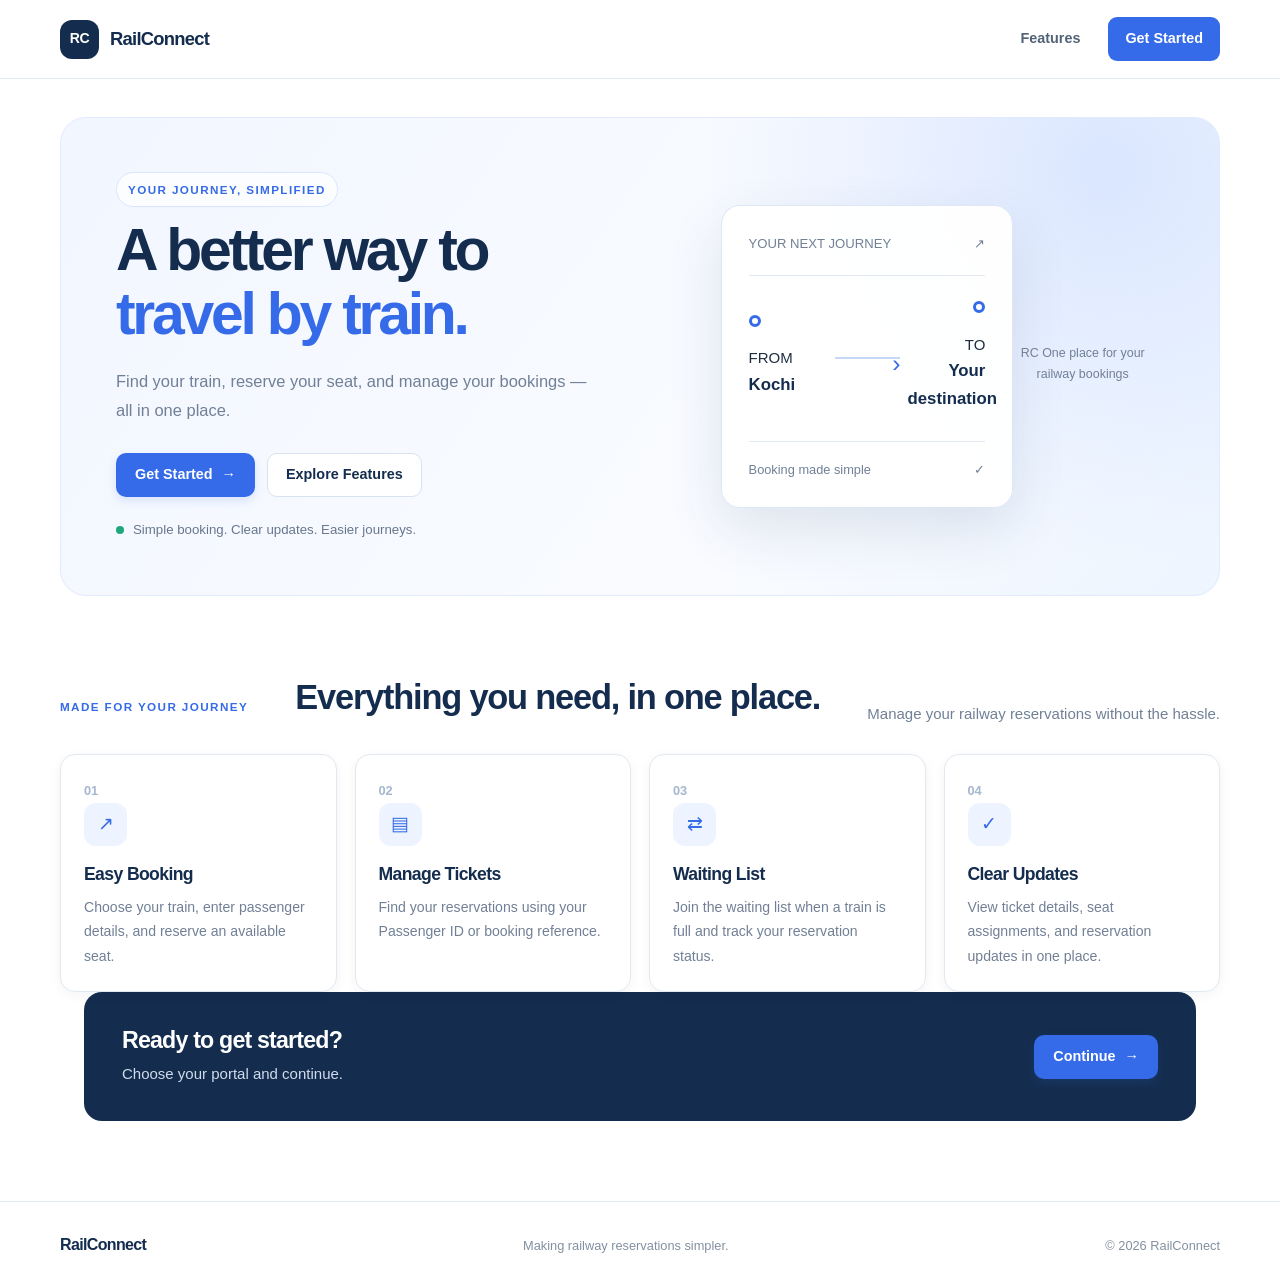
<file: index.html>
<!DOCTYPE html>
<html lang="en">
<head>
    <meta charset="UTF-8">
    <meta name="viewport" content="width=device-width, initial-scale=1.0">

    <title>RailConnect | Railway Reservation</title>

    <link rel="stylesheet" href="style.css">
</head>

<body class="landing-page">

    <header class="site-header">
        <div class="header-inner">
            <a href="index.html" class="site-logo">
                <span class="logo-mark">RC</span>
                <span>RailConnect</span>
            </a>

            <nav class="main-navigation">
                <a href="#features">Features</a>
                <a href="role-selection.html" class="nav-cta">
                    Get Started
                </a>
            </nav>
        </div>
    </header>

    <main>
        <section class="landing-hero">
            <div class="hero-content">
                <span class="eyebrow">YOUR JOURNEY, SIMPLIFIED</span>

                <h1>
                    A better way to<br>
                    <span>travel by train.</span>
                </h1>

                <p>
                    Find your train, reserve your seat, and manage
                    your bookings — all in one place.
                </p>

                <div class="hero-actions">
                    <a href="role-selection.html" class="button button-primary">
                        Get Started
                        <span aria-hidden="true">&rarr;</span>
                    </a>

                    <a href="#features" class="button button-secondary">
                        Explore Features
                    </a>
                </div>

                <div class="hero-note">
                    <span class="status-dot"></span>
                    Simple booking. Clear updates. Easier journeys.
                </div>
            </div>

            <div class="hero-visual" aria-hidden="true">
                <div class="journey-card">
                    <div class="journey-card-top">
                        <span class="journey-label">YOUR NEXT JOURNEY</span>
                        <span class="journey-icon">↗</span>
                    </div>

                    <div class="journey-route">
                        <div class="station">
                            <span class="station-dot"></span>
                            <div>
                                <span class="station-caption">FROM</span>
                                <strong>Kochi</strong>
                            </div>
                        </div>

                        <div class="route-line">
                            <span class="route-line-center"></span>
                        </div>

                        <div class="station">
                            <span class="station-dot station-dot-end"></span>
                            <div>
                                <span class="station-caption">TO</span>
                                <strong>Your destination</strong>
                            </div>
                        </div>
                    </div>

                    <div class="journey-card-footer">
                        <span>Booking made simple</span>
                        <span class="journey-check">✓</span>
                    </div>
                </div>

                <div class="hero-caption">
                    <span class="caption-mark">RC</span>
                    <span>One place for your railway bookings</span>
                </div>
            </div>
        </section>

        <section class="features-section" id="features">
            <div class="section-heading">
                <span class="eyebrow">MADE FOR YOUR JOURNEY</span>
                <h2>Everything you need, in one place.</h2>
                <p>
                    Manage your railway reservations without the hassle.
                </p>
            </div>

            <div class="features-grid">
                <article class="feature-card">
                    <span class="feature-number">01</span>
                    <div class="feature-icon">↗</div>
                    <h3>Easy Booking</h3>
                    <p>
                        Choose your train, enter passenger details,
                        and reserve an available seat.
                    </p>
                </article>

                <article class="feature-card">
                    <span class="feature-number">02</span>
                    <div class="feature-icon">▤</div>
                    <h3>Manage Tickets</h3>
                    <p>
                        Find your reservations using your Passenger ID
                        or booking reference.
                    </p>
                </article>

                <article class="feature-card">
                    <span class="feature-number">03</span>
                    <div class="feature-icon">⇄</div>
                    <h3>Waiting List</h3>
                    <p>
                        Join the waiting list when a train is full
                        and track your reservation status.
                    </p>
                </article>

                <article class="feature-card">
                    <span class="feature-number">04</span>
                    <div class="feature-icon">✓</div>
                    <h3>Clear Updates</h3>
                    <p>
                        View ticket details, seat assignments,
                        and reservation updates in one place.
                    </p>
                </article>
            </div>

            <div class="landing-bottom-cta">
                <div>
                    <h2>Ready to get started?</h2>
                    <p>Choose your portal and continue.</p>
                </div>

                <a href="role-selection.html" class="button button-primary">
                    Continue <span aria-hidden="true">&rarr;</span>
                </a>
            </div>
        </section>
    </main>

    <footer class="site-footer">
        <div class="footer-inner">
            <a href="index.html" class="footer-logo">RailConnect</a>
            <p>Making railway reservations simpler.</p>
            <span>&copy; 2026 RailConnect</span>
        </div>
    </footer>

</body>
</html>
</file>
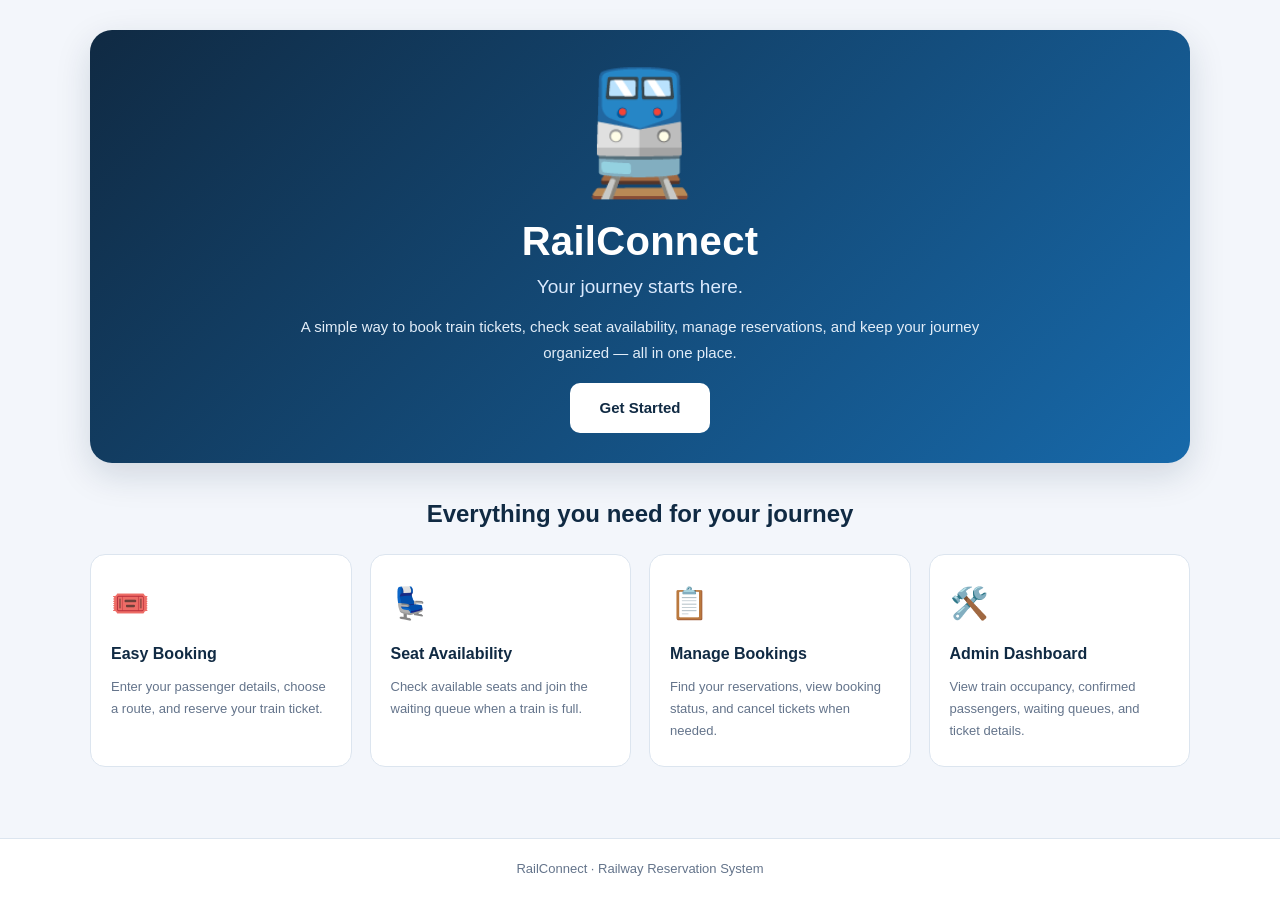
<file: public/index.html>
<!DOCTYPE html>
<html lang="en">
<head>
    <meta charset="UTF-8">
    <meta name="viewport" content="width=device-width, initial-scale=1.0">
    <title>RailConnect | Your Journey Starts Here</title>
    <link rel="stylesheet" href="style.css">

    <style>
        .landing-page {
            min-height: 100vh;
            display: flex;
            flex-direction: column;
            background: #f3f6fb;
        }

        /* Main content */

        .landing-main {
            width: 88%;
            max-width: 1100px;
            margin: 30px auto;
            flex: 1;
        }

        /* Compact blue hero block */

        .landing-hero {
            background: linear-gradient(135deg, #102a43, #1769aa);
            color: white;
            padding: 30px 35px;
            border-radius: 22px;
            text-align: center;
            box-shadow: 0 12px 35px rgba(16, 42, 67, 0.15);
        }

        /* Central train logo: size unchanged */

        .landing-hero .hero-icon {
            font-size: 120px;
            line-height: 1.2;
            margin-bottom: 12px;
        }

        /* Website name */

        .landing-hero h1 {
            font-size: clamp(30px, 4vw, 40px);
            line-height: 1.25;
            margin: 0 0 6px;
            font-weight: 750;
            letter-spacing: 0.3px;
        }

        .landing-hero h2 {
            font-size: 19px;
            font-weight: 500;
            color: #dbeafe;
            margin: 0 0 12px;
        }

        .landing-hero p {
            max-width: 680px;
            margin: 0 auto 18px;
            color: #e2edf8;
            font-size: 15px;
            line-height: 1.7;
        }

        /* Get Started button */

        .get-started {
            display: inline-flex;
            justify-content: center;
            align-items: center;
            background: white;
            color: #102a43;
            padding: 13px 30px;
            border-radius: 10px;
            font-size: 15px;
            font-weight: 700;
            text-decoration: none;
            transition: transform 0.2s, background 0.2s;
        }

        .get-started:hover {
            background: #eaf2ff;
            transform: translateY(-2px);
        }

        /* Features heading */

        .landing-section-title {
            text-align: center;
            color: #102a43;
            font-size: 24px;
            font-weight: 700;
            margin: 32px 0 20px;
        }

        /* Feature cards */

        .landing-features {
            display: grid;
            grid-template-columns: repeat(4, minmax(0, 1fr));
            gap: 18px;
        }

        .landing-feature {
            background: white;
            padding: 24px 20px;
            border: 1px solid #dce5ef;
            border-radius: 15px;
            transition: transform 0.2s, box-shadow 0.2s;
        }

        .landing-feature:hover {
            transform: translateY(-5px);
            box-shadow: 0 10px 25px rgba(16, 42, 67, 0.09);
        }

        .landing-feature .feature-icon {
            font-size: 31px;
            margin-bottom: 13px;
        }

        .landing-feature h3 {
            color: #102a43;
            font-size: 16px;
            margin: 0 0 9px;
        }

        .landing-feature p {
            color: #64748b;
            font-size: 13px;
            line-height: 1.7;
            margin: 0;
        }

        /* Footer */

        .landing-footer {
            text-align: center;
            padding: 20px;
            color: #64748b;
            font-size: 13px;
            border-top: 1px solid #dce5ef;
            background: #ffffff;
        }

        /* Tablet layout */

        @media (max-width: 850px) {
            .landing-features {
                grid-template-columns: repeat(2, minmax(0, 1fr));
            }
        }

        /* Mobile layout */

        @media (max-width: 520px) {
            .landing-main {
                width: 92%;
                margin: 24px auto;
            }

            .landing-hero {
                padding: 28px 22px;
                border-radius: 17px;
            }

            /* Logo remains large on mobile */

            .landing-hero .hero-icon {
                font-size: 95px;
                line-height: 1.2;
                margin-bottom: 10px;
            }

            .landing-hero h1 {
                font-size: 30px;
            }

            .landing-hero h2 {
                font-size: 17px;
            }

            .landing-hero p {
                font-size: 14px;
                line-height: 1.7;
                margin-bottom: 17px;
            }

            .landing-section-title {
                font-size: 21px;
                margin-top: 28px;
            }

            .landing-features {
                grid-template-columns: 1fr;
            }

            .landing-feature {
                padding: 21px;
            }
        }
    </style>
</head>

<body class="landing-page">

    <main class="landing-main">

        <section class="landing-hero">

            <div class="hero-icon" aria-hidden="true">🚆</div>

            <h1>RailConnect</h1>

            <h2>Your journey starts here.</h2>

            <p>
                A simple way to book train tickets, check seat availability,
                manage reservations, and keep your journey organized —
                all in one place.
            </p>

            <a href="role-selection.html" class="get-started">
                Get Started
            </a>

        </section>

        <h2 class="landing-section-title">
            Everything you need for your journey
        </h2>

        <section class="landing-features">

            <article class="landing-feature">
                <div class="feature-icon" aria-hidden="true">🎟️</div>
                <h3>Easy Booking</h3>
                <p>
                    Enter your passenger details, choose a route,
                    and reserve your train ticket.
                </p>
            </article>

            <article class="landing-feature">
                <div class="feature-icon" aria-hidden="true">💺</div>
                <h3>Seat Availability</h3>
                <p>
                    Check available seats and join the waiting
                    queue when a train is full.
                </p>
            </article>

            <article class="landing-feature">
                <div class="feature-icon" aria-hidden="true">📋</div>
                <h3>Manage Bookings</h3>
                <p>
                    Find your reservations, view booking status,
                    and cancel tickets when needed.
                </p>
            </article>

            <article class="landing-feature">
                <div class="feature-icon" aria-hidden="true">🛠️</div>
                <h3>Admin Dashboard</h3>
                <p>
                    View train occupancy, confirmed passengers,
                    waiting queues, and ticket details.
                </p>
            </article>

        </section>

    </main>

    <footer class="landing-footer">
        RailConnect · Railway Reservation System
    </footer>

</body>
</html>
</file>
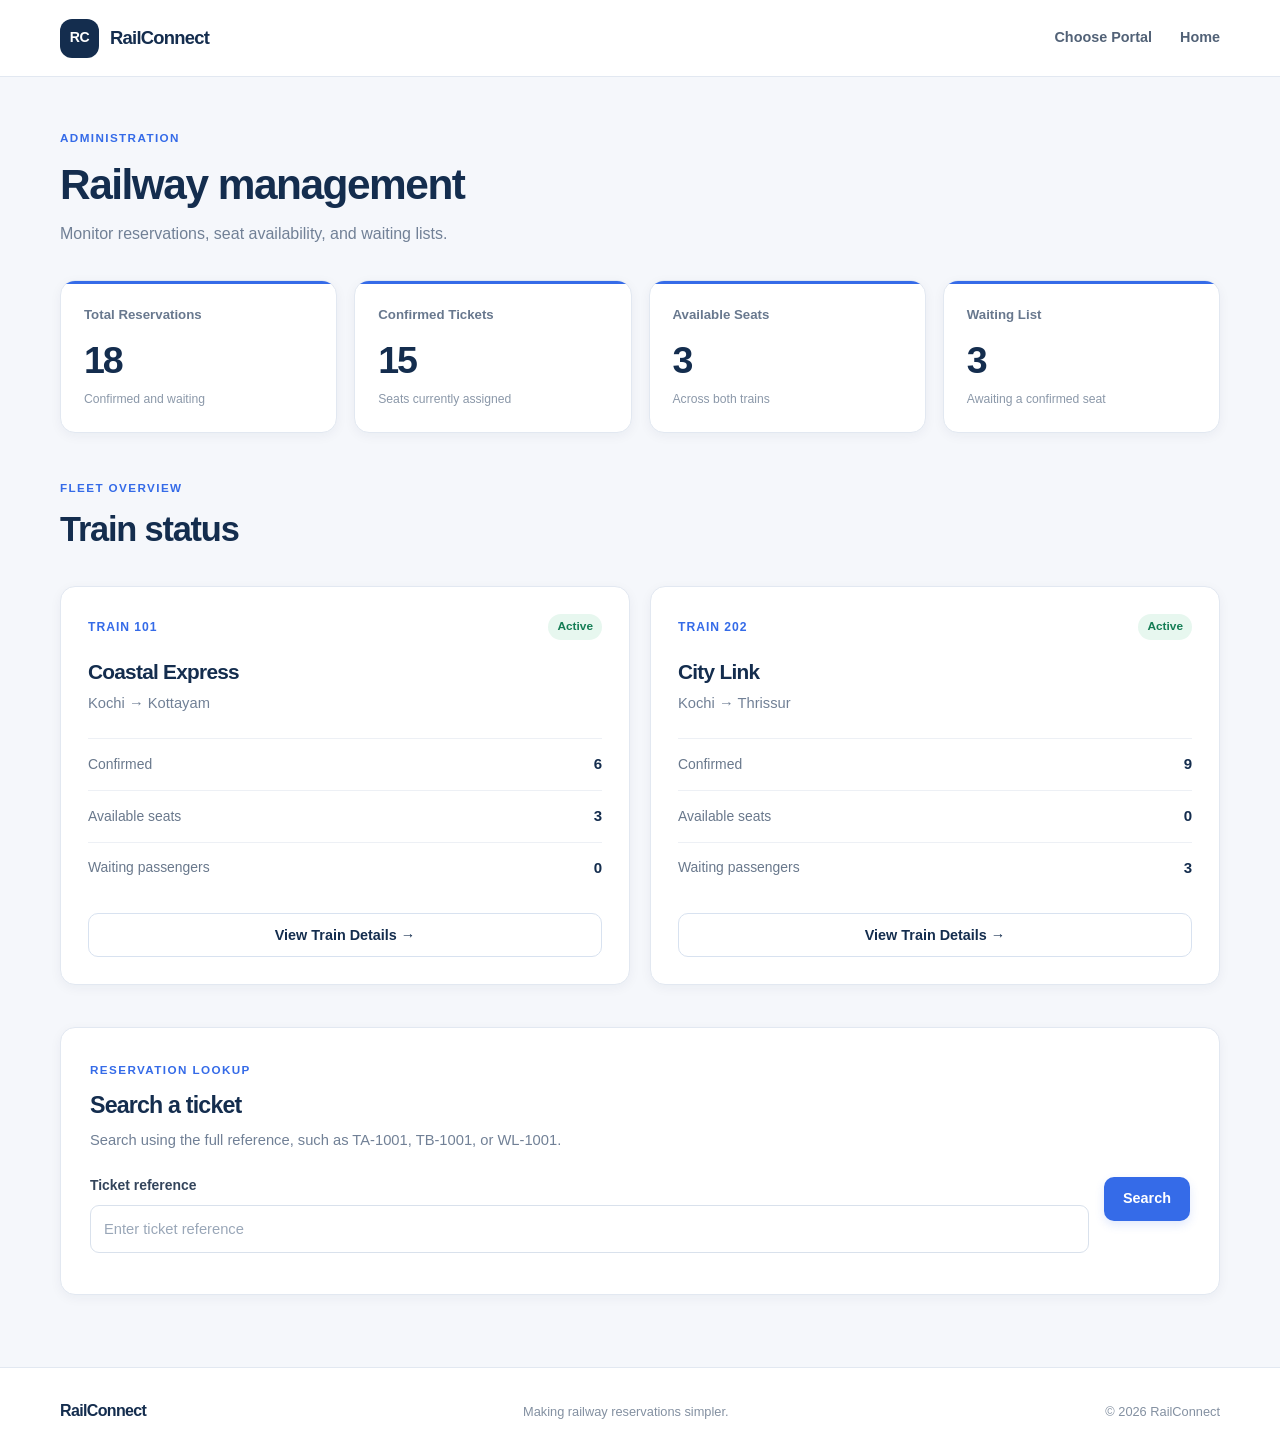
<file: admin.html>
<!DOCTYPE html>
<html lang="en">
<head>
    <meta charset="UTF-8">
    <meta name="viewport" content="width=device-width, initial-scale=1.0">
    <title>Admin Dashboard | RailConnect</title>

    <link rel="stylesheet" href="style.css">
    <script src="script.js" defer></script>
</head>

<body>
    <header class="site-header">
        <div class="header-inner">
            <a href="index.html" class="site-logo">
                <span class="logo-mark">RC</span>
                <span>RailConnect</span>
            </a>

            <nav class="main-navigation">
                <a href="role-selection.html">Choose Portal</a>
                <a href="index.html">Home</a>
            </nav>
        </div>
    </header>

    <main class="page-container">
        <section class="page-title">
            <span class="eyebrow">ADMINISTRATION</span>
            <h1>Railway management</h1>
            <p>Monitor reservations, seat availability, and waiting lists.</p>
        </section>

        <section class="admin-stats-grid" aria-label="Reservation statistics">
            <article class="dashboard-card stat-card">
                <span class="stat-label">Total Reservations</span>
                <strong id="totalPassengers" class="stat-value">—</strong>
                <span class="stat-caption">Confirmed and waiting</span>
            </article>

            <article class="dashboard-card stat-card">
                <span class="stat-label">Confirmed Tickets</span>
                <strong id="confirmedTickets" class="stat-value">—</strong>
                <span class="stat-caption">Seats currently assigned</span>
            </article>

            <article class="dashboard-card stat-card">
                <span class="stat-label">Available Seats</span>
                <strong id="availableSeats" class="stat-value">—</strong>
                <span class="stat-caption">Across both trains</span>
            </article>

            <article class="dashboard-card stat-card">
                <span class="stat-label">Waiting List</span>
                <strong id="waitingPassengers" class="stat-value">—</strong>
                <span class="stat-caption">Awaiting a confirmed seat</span>
            </article>
        </section>

        <section class="admin-trains-section">
            <div class="section-heading">
                <div>
                    <span class="eyebrow">FLEET OVERVIEW</span>
                    <h2>Train status</h2>
                </div>
            </div>

            <div class="admin-train-grid">
                <article class="dashboard-card admin-train-card">
                    <div class="admin-train-heading">
                        <span class="train-id-label">TRAIN 101</span>
                        <span class="status-label confirmed">Active</span>
                    </div>

                    <h3>Coastal Express</h3>
                    <p class="train-route-text">Kochi → Kottayam</p>

                    <div class="train-stat-row">
                        <span>Confirmed</span>
                        <strong id="coastalConfirmed">—</strong>
                    </div>

                    <div class="train-stat-row">
                        <span>Available seats</span>
                        <strong id="coastalAvailable">—</strong>
                    </div>

                    <div class="train-stat-row">
                        <span>Waiting passengers</span>
                        <strong id="coastalWaiting">—</strong>
                    </div>

                    <a
                        href="train-details.html?train=101"
                        class="button button-secondary"
                    >
                        View Train Details →
                    </a>
                </article>

                <article class="dashboard-card admin-train-card">
                    <div class="admin-train-heading">
                        <span class="train-id-label">TRAIN 202</span>
                        <span class="status-label confirmed">Active</span>
                    </div>

                    <h3>City Link</h3>
                    <p class="train-route-text">Kochi → Thrissur</p>

                    <div class="train-stat-row">
                        <span>Confirmed</span>
                        <strong id="cityConfirmed">—</strong>
                    </div>

                    <div class="train-stat-row">
                        <span>Available seats</span>
                        <strong id="cityAvailable">—</strong>
                    </div>

                    <div class="train-stat-row">
                        <span>Waiting passengers</span>
                        <strong id="cityWaiting">—</strong>
                    </div>

                    <a
                        href="train-details.html?train=202"
                        class="button button-secondary"
                    >
                        View Train Details →
                    </a>
                </article>
            </div>
        </section>

        <section class="dashboard-card admin-search-card">
            <span class="eyebrow">RESERVATION LOOKUP</span>
            <h2>Search a ticket</h2>
            <p>
                Search using the full reference, such as TA-1001,
                TB-1001, or WL-1001.
            </p>

            <form id="adminSearchForm" class="admin-search-form">
                <div class="form-group">
                    <label for="ticketNumber">Ticket reference</label>
                    <input
                        type="text"
                        id="ticketNumber"
                        placeholder="Enter ticket reference"
                        required
                    >
                </div>

                <button type="submit" class="button button-primary">
                    Search
                </button>
            </form>

            <p id="searchMessage" role="status"></p>
            <div id="searchResult" class="search-result" hidden></div>
        </section>
    </main>

    <footer class="site-footer">
        <div class="footer-inner">
            <a href="index.html" class="footer-logo">RailConnect</a>
            <p>Making railway reservations simpler.</p>
            <span>&copy; 2026 RailConnect</span>
        </div>
    </footer>

    <script>
        document.addEventListener("DOMContentLoaded", function () {
            function setText(id, value) {
                const element = document.getElementById(id);

                if (element) {
                    element.textContent = value;
                }
            }

            function refreshDashboard() {
                const state = getRailwayState();

                setText("totalPassengers", state.totalPassengers);
                setText("confirmedTickets", state.confirmedTickets);
                setText("waitingPassengers", state.waitingPassengers);

                let totalAvailableSeats = 0;

                state.trains.forEach(function (train) {
                    const summary = getTrainSummary(train.id);

                    if (!summary) {
                        return;
                    }

                    totalAvailableSeats += summary.availableSeats;

                    if (train.id === "101") {
                        setText("coastalConfirmed", summary.confirmedPassengers);
                        setText("coastalAvailable", summary.availableSeats);
                        setText("coastalWaiting", summary.waitingPassengers);
                    }

                    if (train.id === "202") {
                        setText("cityConfirmed", summary.confirmedPassengers);
                        setText("cityAvailable", summary.availableSeats);
                        setText("cityWaiting", summary.waitingPassengers);
                    }
                });

                setText("availableSeats", totalAvailableSeats);
            }

            function searchTicket() {
                const reference =
                    document.getElementById("ticketNumber").value.trim();

                const message = document.getElementById("searchMessage");
                const resultBox = document.getElementById("searchResult");

                message.textContent = "";
                resultBox.hidden = true;
                resultBox.innerHTML = "";

                if (!reference) {
                    message.textContent = "Please enter a ticket reference.";
                    return;
                }

                const booking = searchBooking(reference);

                if (!booking) {
                    message.textContent =
                        "No reservation found. Check the reference and try again.";
                    return;
                }

                const train = getTrainById(booking.trainId);

                const heading = document.createElement("h3");
                heading.textContent = booking.reference || "Reservation";
                resultBox.appendChild(heading);

                const details = [
                    ["Passenger", booking.name],
                    ["Passenger ID", booking.passengerId],
                    ["Train", train ? train.name + " (" + train.id + ")" : booking.trainId],
                    ["Route", train ? train.source + " → " + train.destination : "—"],
                    [
                        "Seat",
                        booking.seat !== null && booking.seat !== undefined
                            ? booking.seat
                            : "Not assigned"
                    ],
                    ["Status", booking.status]
                ];

                details.forEach(function (detail) {
                    const line = document.createElement("p");
                    const label = document.createElement("strong");

                    label.textContent = detail[0] + ": ";
                    line.appendChild(label);
                    line.appendChild(
                        document.createTextNode(
                            detail[1] === null || detail[1] === undefined
                                ? "—"
                                : String(detail[1])
                        )
                    );

                    resultBox.appendChild(line);
                });

                resultBox.hidden = false;
                message.textContent = "Reservation found.";
            }

            document.getElementById("adminSearchForm")
                .addEventListener("submit", function (event) {
                    event.preventDefault();
                    searchTicket();
                });

            refreshDashboard();
        });
    </script>
</body>
</html>
</file>
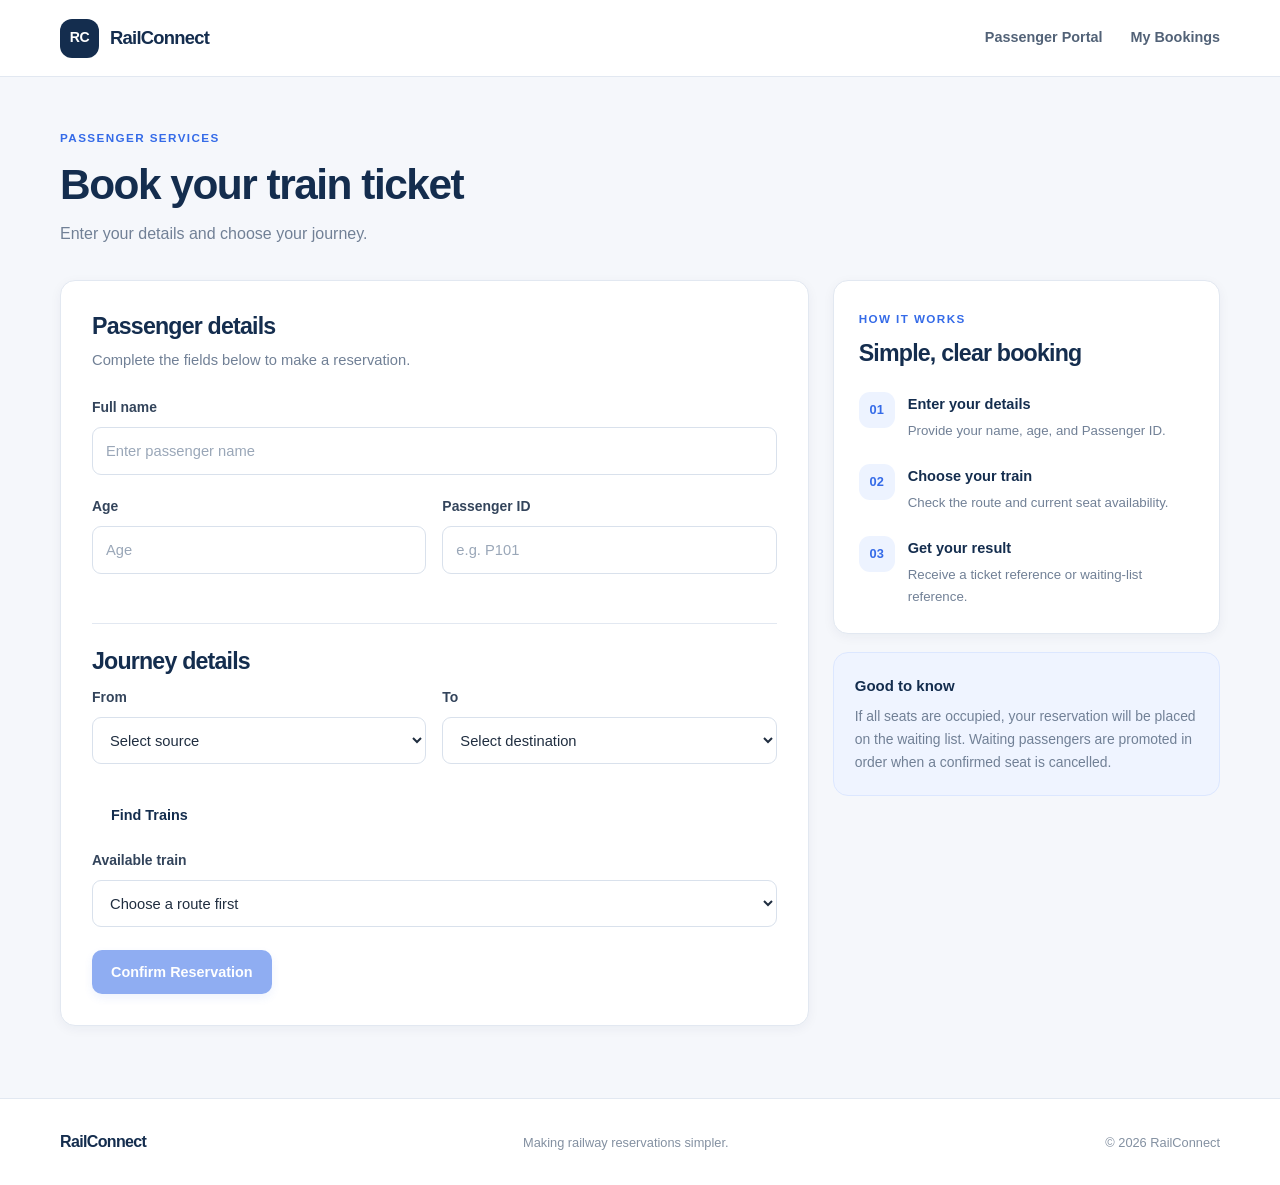
<file: booking.html>
<!DOCTYPE html>
<html lang="en">
<head>
    <meta charset="UTF-8">
    <meta name="viewport" content="width=device-width, initial-scale=1.0">
    <title>Book a Ticket | RailConnect</title>

    <link rel="stylesheet" href="style.css">
    <script src="script.js" defer></script>
</head>

<body>
    <header class="site-header">
        <div class="header-inner">
            <a href="index.html" class="site-logo">
                <span class="logo-mark">RC</span>
                <span>RailConnect</span>
            </a>

            <nav class="main-navigation">
                <a href="passenger.html">Passenger Portal</a>
                <a href="my-bookings.html">My Bookings</a>
            </nav>
        </div>
    </header>

    <main class="page-container">
        <section class="page-title">
            <span class="eyebrow">PASSENGER SERVICES</span>
            <h1>Book your train ticket</h1>
            <p>Enter your details and choose your journey.</p>
        </section>

        <div class="booking-layout">
            <section class="dashboard-card booking-form-card">
                <h2>Passenger details</h2>
                <p class="form-description">
                    Complete the fields below to make a reservation.
                </p>

                <form id="bookingForm">
                    <div class="form-group">
                        <label for="passengerName">Full name</label>
                        <input
                            type="text"
                            id="passengerName"
                            name="passengerName"
                            placeholder="Enter passenger name"
                            required
                        >
                    </div>

                    <div class="form-row">
                        <div class="form-group">
                            <label for="passengerAge">Age</label>
                            <input
                                type="number"
                                id="passengerAge"
                                name="passengerAge"
                                min="1"
                                max="120"
                                placeholder="Age"
                                required
                            >
                        </div>

                        <div class="form-group">
                            <label for="passengerId">Passenger ID</label>
                            <input
                                type="text"
                                id="passengerId"
                                name="passengerId"
                                placeholder="e.g. P101"
                                required
                            >
                        </div>
                    </div>

                    <h2 class="form-section-title">Journey details</h2>

                    <div class="form-row">
                        <div class="form-group">
                            <label for="source">From</label>
                            <select id="source" name="source" required>
                                <option value="">Select source</option>
                                <option value="Kochi">Kochi</option>
                                <option value="Kottayam">Kottayam</option>
                                <option value="Thrissur">Thrissur</option>
                            </select>
                        </div>

                        <div class="form-group">
                            <label for="destination">To</label>
                            <select id="destination" name="destination" required>
                                <option value="">Select destination</option>
                                <option value="Kochi">Kochi</option>
                                <option value="Kottayam">Kottayam</option>
                                <option value="Thrissur">Thrissur</option>
                            </select>
                        </div>
                    </div>

                    <button
                        type="button"
                        id="findTrainsButton"
                        class="button button-secondary"
                    >
                        Find Trains
                    </button>

                    <p id="trainSearchMessage" role="status"></p>

                    <div class="form-group">
                        <label for="trainSelect">Available train</label>
                        <select id="trainSelect" name="trainSelect" required>
                            <option value="">Choose a route first</option>
                        </select>
                    </div>

                    <div id="trainSummary" class="train-summary" hidden>
                        <h3 id="selectedTrainName"></h3>
                        <p id="selectedTrainRoute"></p>
                        <p id="selectedTrainSeats"></p>
                    </div>

                    <p id="serverMessage" role="status"></p>

                    <button
                        type="submit"
                        id="bookTicketButton"
                        class="button button-primary"
                    >
                        Confirm Reservation
                    </button>
                </form>
            </section>

            <aside class="booking-side-panel">
                <div class="dashboard-card booking-info-card">
                    <span class="eyebrow">HOW IT WORKS</span>
                    <h2>Simple, clear booking</h2>

                    <ul class="booking-steps">
                        <li>
                            <span>01</span>
                            <div>
                                <strong>Enter your details</strong>
                                <p>Provide your name, age, and Passenger ID.</p>
                            </div>
                        </li>
                        <li>
                            <span>02</span>
                            <div>
                                <strong>Choose your train</strong>
                                <p>Check the route and current seat availability.</p>
                            </div>
                        </li>
                        <li>
                            <span>03</span>
                            <div>
                                <strong>Get your result</strong>
                                <p>Receive a ticket reference or waiting-list reference.</p>
                            </div>
                        </li>
                    </ul>
                </div>

                <div class="booking-note">
                    <strong>Good to know</strong>
                    <p>
                        If all seats are occupied, your reservation will be
                        placed on the waiting list. Waiting passengers are
                        promoted in order when a confirmed seat is cancelled.
                    </p>
                </div>
            </aside>
        </div>

        <section id="bookingResult" class="booking-result" hidden>
            <div class="booking-result-heading">
                <span class="eyebrow">BOOKING UPDATE</span>
                <h2 id="resultHeading">Reservation result</h2>
                <p id="resultMessage"></p>
            </div>

            <div class="booking-result-details">
                <div>
                    <span>Ticket / Waiting Reference</span>
                    <strong id="resultTicket">—</strong>
                </div>

                <div>
                    <span>Seat Number</span>
                    <strong id="resultSeat">—</strong>
                </div>

                <div>
                    <span>Status</span>
                    <strong id="resultStatus">—</strong>
                </div>
            </div>

            <div class="result-actions">
                <a href="my-bookings.html" class="button button-primary">
                    View My Bookings
                </a>

                <button
                    type="button"
                    id="newBookingButton"
                    class="button button-secondary"
                >
                    Book Another Ticket
                </button>
            </div>
        </section>
    </main>

    <footer class="site-footer">
        <div class="footer-inner">
            <a href="index.html" class="footer-logo">RailConnect</a>
            <p>Making railway reservations simpler.</p>
            <span>&copy; 2026 RailConnect</span>
        </div>
    </footer>

    <script>
        document.addEventListener("DOMContentLoaded", function () {
            const form = document.getElementById("bookingForm");
            const sourceSelect = document.getElementById("source");
            const destinationSelect = document.getElementById("destination");
            const trainSelect = document.getElementById("trainSelect");
            const findButton = document.getElementById("findTrainsButton");
            const bookButton = document.getElementById("bookTicketButton");
            const trainSummary = document.getElementById("trainSummary");
            const searchMessage = document.getElementById("trainSearchMessage");
            const serverMessage = document.getElementById("serverMessage");
            const bookingResult = document.getElementById("bookingResult");

            function clearTrainSelection() {
                trainSelect.innerHTML =
                    '<option value="">Choose a route first</option>';

                trainSummary.hidden = true;
                bookButton.disabled = true;
            }

            function findTrains() {
                const source = sourceSelect.value;
                const destination = destinationSelect.value;

                searchMessage.textContent = "";
                serverMessage.textContent = "";
                bookingResult.hidden = true;
                clearTrainSelection();

                if (!source || !destination) {
                    searchMessage.textContent =
                        "Please select both the source and destination.";
                    return;
                }

                if (source === destination) {
                    searchMessage.textContent =
                        "Source and destination must be different.";
                    return;
                }

                const trains = getAllTrains().filter(function (train) {
                    return train.source === source &&
                           train.destination === destination;
                });

                if (trains.length === 0) {
                    searchMessage.textContent =
                        "No trains are available for this route.";
                    return;
                }

                trainSelect.innerHTML =
                    '<option value="">Select a train</option>';

                trains.forEach(function (train) {
                    const summary = getTrainSummary(train.id);
                    const option = document.createElement("option");

                    option.value = train.id;
                    option.textContent =
                        train.name + " (Train " + train.id + ")";

                    trainSelect.appendChild(option);
                });

                searchMessage.textContent =
                    trains.length + " train(s) found. Choose one below.";
            }

            function updateTrainSummary() {
                const trainId = trainSelect.value;

                serverMessage.textContent = "";
                bookingResult.hidden = true;

                if (!trainId) {
                    trainSummary.hidden = true;
                    bookButton.disabled = true;
                    return;
                }

                const summary = getTrainSummary(trainId);

                if (!summary) {
                    trainSummary.hidden = true;
                    bookButton.disabled = true;
                    return;
                }

                document.getElementById("selectedTrainName").textContent =
                    summary.train.name + " · Train " + summary.train.id;

                document.getElementById("selectedTrainRoute").textContent =
                    summary.train.source + " → " + summary.train.destination;

                document.getElementById("selectedTrainSeats").textContent =
                    summary.availableSeats + " seat(s) available · " +
                    summary.waitingPassengers + " passenger(s) waiting";

                trainSummary.hidden = false;
                bookButton.disabled = false;
            }

            findButton.addEventListener("click", findTrains);
            trainSelect.addEventListener("change", updateTrainSummary);

            sourceSelect.addEventListener("change", function () {
                clearTrainSelection();
                searchMessage.textContent = "";
            });

            destinationSelect.addEventListener("change", function () {
                clearTrainSelection();
                searchMessage.textContent = "";
            });

            form.addEventListener("submit", function (event) {
                event.preventDefault();

                const name = document.getElementById("passengerName").value.trim();
                const age = Number(document.getElementById("passengerAge").value);
                const passengerId = document.getElementById("passengerId").value.trim();
                const trainId = trainSelect.value;

                serverMessage.textContent = "";
                bookingResult.hidden = true;

                if (!trainId) {
                    serverMessage.textContent =
                        "Please find and select a train before booking.";
                    return;
                }

                if (!form.reportValidity()) {
                    return;
                }

                const result = bookTicket({
                    name: name,
                    age: age,
                    passengerId: passengerId,
                    trainId: trainId
                });

                if (!result || !result.success) {
                    serverMessage.textContent =
                        result && result.message
                            ? result.message
                            : "Booking failed. Please try again.";
                    return;
                }

                document.getElementById("resultHeading").textContent =
                    result.status === "Confirmed"
                        ? "Your ticket is confirmed"
                        : "You have joined the waiting list";

                document.getElementById("resultMessage").textContent =
                    result.message;

                document.getElementById("resultTicket").textContent =
                    result.reference || "—";

                document.getElementById("resultSeat").textContent =
                    result.seat !== null && result.seat !== undefined
                        ? result.seat
                        : "Not assigned";

                document.getElementById("resultStatus").textContent =
                    result.status;

                bookingResult.hidden = false;
                serverMessage.textContent = "";

                updateTrainSummary();

                bookingResult.scrollIntoView({
                    behavior: "smooth",
                    block: "start"
                });
            });

            document.getElementById("newBookingButton")
                .addEventListener("click", function () {
                    form.reset();
                    clearTrainSelection();
                    searchMessage.textContent = "";
                    serverMessage.textContent = "";
                    bookingResult.hidden = true;

                    window.scrollTo({
                        top: 0,
                        behavior: "smooth"
                    });
                });

            clearTrainSelection();
        });
    </script>
</body>
</html>
</file>
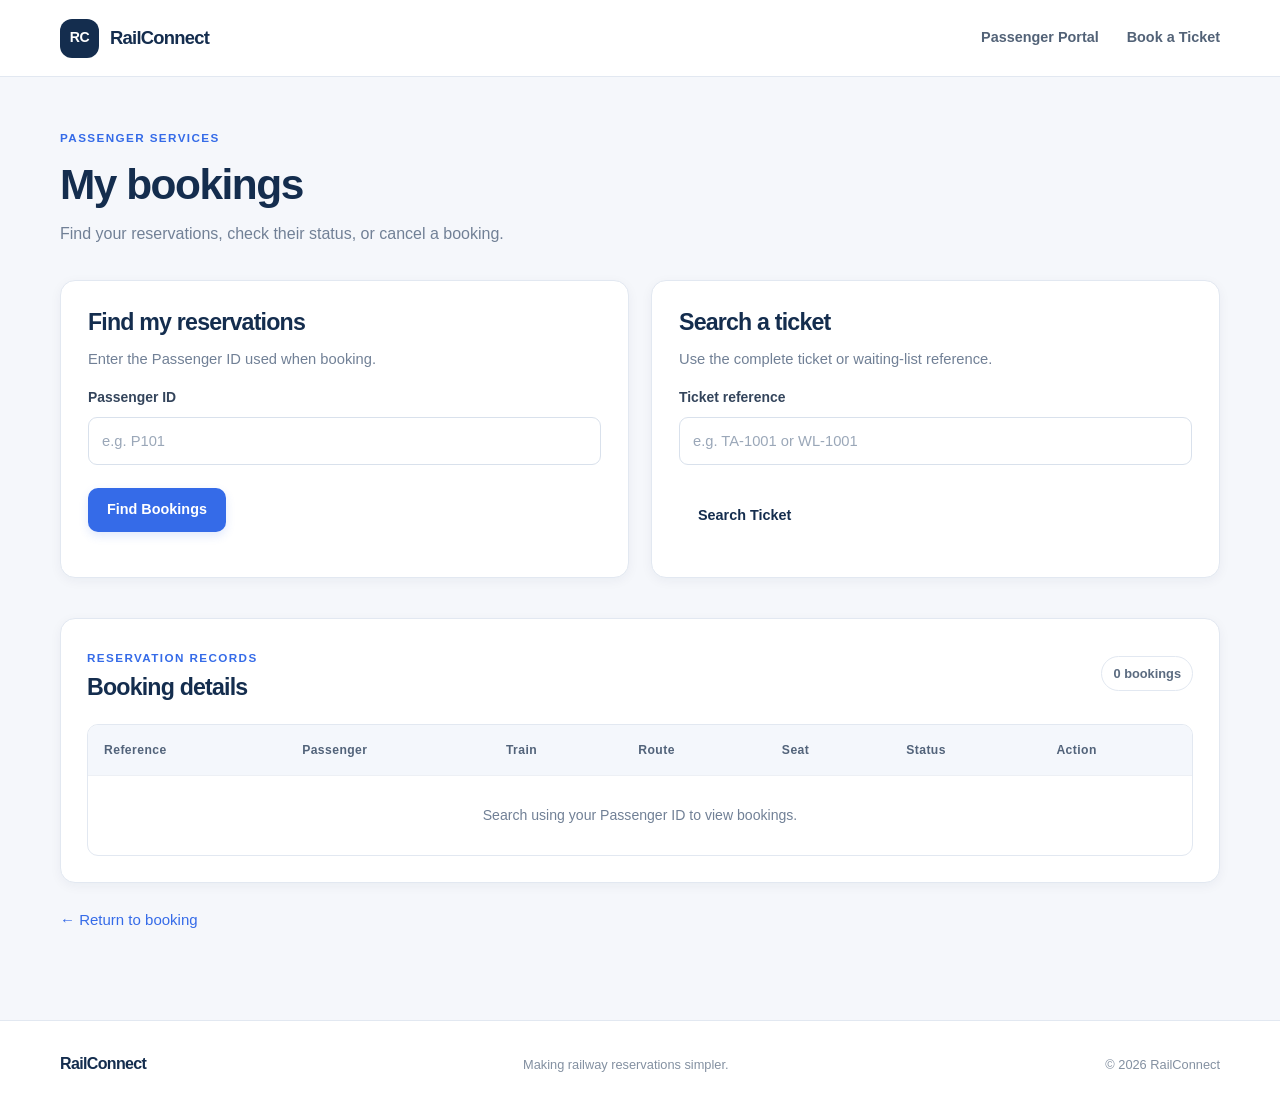
<file: my-bookings.html>
<!DOCTYPE html>
<html lang="en">
<head>
    <meta charset="UTF-8">
    <meta name="viewport" content="width=device-width, initial-scale=1.0">
    <title>My Bookings | RailConnect</title>

    <link rel="stylesheet" href="style.css">
    <script src="script.js" defer></script>
</head>

<body>
    <header class="site-header">
        <div class="header-inner">
            <a href="index.html" class="site-logo">
                <span class="logo-mark">RC</span>
                <span>RailConnect</span>
            </a>

            <nav class="main-navigation">
                <a href="passenger.html">Passenger Portal</a>
                <a href="booking.html">Book a Ticket</a>
            </nav>
        </div>
    </header>

    <main class="page-container">
        <section class="page-title">
            <span class="eyebrow">PASSENGER SERVICES</span>
            <h1>My bookings</h1>
            <p>Find your reservations, check their status, or cancel a booking.</p>
        </section>

        <section class="dashboard-grid booking-search-grid">
            <article class="dashboard-card">
                <h2>Find my reservations</h2>
                <p>Enter the Passenger ID used when booking.</p>

                <form id="passengerSearchForm">
                    <div class="form-group">
                        <label for="passengerId">Passenger ID</label>
                        <input
                            type="text"
                            id="passengerId"
                            placeholder="e.g. P101"
                            required
                        >
                    </div>

                    <button type="submit" class="button button-primary">
                        Find Bookings
                    </button>
                </form>

                <p id="bookingMessage" role="status"></p>
            </article>

            <article class="dashboard-card">
                <h2>Search a ticket</h2>
                <p>Use the complete ticket or waiting-list reference.</p>

                <form id="ticketSearchForm">
                    <div class="form-group">
                        <label for="ticketSearch">Ticket reference</label>
                        <input
                            type="text"
                            id="ticketSearch"
                            placeholder="e.g. TA-1001 or WL-1001"
                            required
                        >
                    </div>

                    <button type="submit" class="button button-secondary">
                        Search Ticket
                    </button>
                </form>

                <p id="searchMessage" role="status"></p>
                <div id="searchResult" class="search-result" hidden></div>
            </article>
        </section>

        <section class="dashboard-card bookings-table-card">
            <div class="table-heading">
                <div>
                    <span class="eyebrow">RESERVATION RECORDS</span>
                    <h2>Booking details</h2>
                </div>

                <span id="bookingCount" class="train-count">0 bookings</span>
            </div>

            <div class="table-responsive">
                <table>
                    <thead>
                        <tr>
                            <th>Reference</th>
                            <th>Passenger</th>
                            <th>Train</th>
                            <th>Route</th>
                            <th>Seat</th>
                            <th>Status</th>
                            <th>Action</th>
                        </tr>
                    </thead>

                    <tbody id="bookingTable">
                        <tr>
                            <td colspan="7">
                                Search using your Passenger ID to view bookings.
                            </td>
                        </tr>
                    </tbody>
                </table>
            </div>
        </section>

        <p class="page-bottom-link">
            <a href="booking.html">← Return to booking</a>
        </p>
    </main>

    <footer class="site-footer">
        <div class="footer-inner">
            <a href="index.html" class="footer-logo">RailConnect</a>
            <p>Making railway reservations simpler.</p>
            <span>&copy; 2026 RailConnect</span>
        </div>
    </footer>

    <script>
        document.addEventListener("DOMContentLoaded", function () {
            const passengerForm = document.getElementById("passengerSearchForm");
            const ticketForm = document.getElementById("ticketSearchForm");
            const table = document.getElementById("bookingTable");
            const bookingMessage = document.getElementById("bookingMessage");
            const searchMessage = document.getElementById("searchMessage");
            const searchResult = document.getElementById("searchResult");
            const bookingCount = document.getElementById("bookingCount");

            let currentPassengerId = "";

            function createCell(text) {
                const cell = document.createElement("td");
                cell.textContent = text;
                return cell;
            }

            function showEmptyTable(message) {
                table.innerHTML = "";

                const row = document.createElement("tr");
                const cell = document.createElement("td");

                cell.colSpan = 7;
                cell.textContent = message;

                row.appendChild(cell);
                table.appendChild(row);
                bookingCount.textContent = "0 bookings";
            }

            function displayBookings(bookings) {
                table.innerHTML = "";

                if (!bookings || bookings.length === 0) {
                    showEmptyTable("No reservations found for this Passenger ID.");
                    return;
                }

                bookingCount.textContent =
                    bookings.length + (bookings.length === 1 ? " booking" : " bookings");

                bookings.forEach(function (booking) {
                    const row = document.createElement("tr");

                    const reference = booking.reference || "—";
                    const trainName =
                        typeof getTrainName === "function"
                            ? getTrainName(booking.trainId)
                            : "Train " + booking.trainId;

                    const train = getTrainById(booking.trainId);
                    const route = train
                        ? train.source + " → " + train.destination
                        : "—";

                    row.appendChild(createCell(reference));
                    row.appendChild(createCell(booking.name || "—"));
                    row.appendChild(createCell(trainName));
                    row.appendChild(createCell(route));
                    row.appendChild(
                        createCell(
                            booking.seat !== null && booking.seat !== undefined
                                ? String(booking.seat)
                                : "Not assigned"
                        )
                    );

                    const statusCell = document.createElement("td");
                    const statusLabel = document.createElement("span");
                    statusLabel.className =
                        "status-label " +
                        (booking.status === "Confirmed"
                            ? "confirmed"
                            : booking.status === "Waiting List"
                                ? "waiting"
                                : "cancelled");

                    statusLabel.textContent = booking.status;
                    statusCell.appendChild(statusLabel);
                    row.appendChild(statusCell);

                    const actionCell = document.createElement("td");

                    if (
                        booking.status === "Confirmed" ||
                        booking.status === "Waiting List"
                    ) {
                        const cancelButton = document.createElement("button");
                        cancelButton.type = "button";
                        cancelButton.className = "button button-danger";
                        cancelButton.textContent = "Cancel";

                        cancelButton.addEventListener("click", function () {
                            cancelReservation(booking.reference);
                        });

                        actionCell.appendChild(cancelButton);
                    } else {
                        actionCell.textContent = "—";
                    }

                    row.appendChild(actionCell);
                    table.appendChild(row);
                });
            }

            function loadBookings() {
                const passengerId = currentPassengerId.trim();

                if (!passengerId) {
                    showEmptyTable("Enter a Passenger ID to view bookings.");
                    return;
                }

                const bookings = getBookingsByPassengerId(passengerId);

                displayBookings(bookings);

                bookingMessage.textContent = bookings.length
                    ? "Found " + bookings.length + " reservation(s)."
                    : "No reservations found for that Passenger ID.";
            }

            function cancelReservation(reference) {
                const confirmed = window.confirm(
                    "Are you sure you want to cancel reservation " +
                    reference + "?"
                );

                if (!confirmed) {
                    return;
                }

                const result = cancelBooking(reference);

                if (!result.success) {
                    bookingMessage.textContent = result.message;
                    return;
                }

                bookingMessage.textContent = result.message;

                loadBookings();

                if (document.getElementById("ticketSearch").value.trim()) {
                    searchTicket();
                }
            }

            function searchTicket() {
                const reference =
                    document.getElementById("ticketSearch").value.trim();

                searchMessage.textContent = "";
                searchResult.hidden = true;
                searchResult.innerHTML = "";

                if (!reference) {
                    searchMessage.textContent =
                        "Enter a ticket or waiting-list reference.";
                    return;
                }

                const booking = searchBooking(reference);

                if (!booking) {
                    searchMessage.textContent =
                        "No reservation found. Check the full reference and try again.";
                    return;
                }

                const train = getTrainById(booking.trainId);

                searchResult.hidden = false;

                const heading = document.createElement("h3");
                heading.textContent = booking.reference;

                const details = [
                    ["Passenger", booking.name],
                    ["Passenger ID", booking.passengerId],
                    ["Train", train ? train.name + " (" + train.id + ")" : booking.trainId],
                    ["Route", train ? train.source + " → " + train.destination : "—"],
                    [
                        "Seat",
                        booking.seat !== null && booking.seat !== undefined
                            ? String(booking.seat)
                            : "Not assigned"
                    ],
                    ["Status", booking.status]
                ];

                searchResult.appendChild(heading);

                details.forEach(function (detail) {
                    const line = document.createElement("p");
                    const label = document.createElement("strong");

                    label.textContent = detail[0] + ": ";
                    line.appendChild(label);
                    line.appendChild(
                        document.createTextNode(
                            detail[1] === null || detail[1] === undefined
                                ? "—"
                                : String(detail[1])
                        )
                    );

                    searchResult.appendChild(line);
                });

                searchMessage.textContent = "Reservation found.";
            }

            passengerForm.addEventListener("submit", function (event) {
                event.preventDefault();

                currentPassengerId =
                    document.getElementById("passengerId").value.trim();

                loadBookings();
            });

            ticketForm.addEventListener("submit", function (event) {
                event.preventDefault();
                searchTicket();
            });

            // Make these functions available to the buttons created above.
            window.loadBookings = loadBookings;
            window.searchTicket = searchTicket;

            // Load the latest results after cancelling.
            window.cancelReservation = cancelReservation;
        });
    </script>
</body>
</html>
</file>
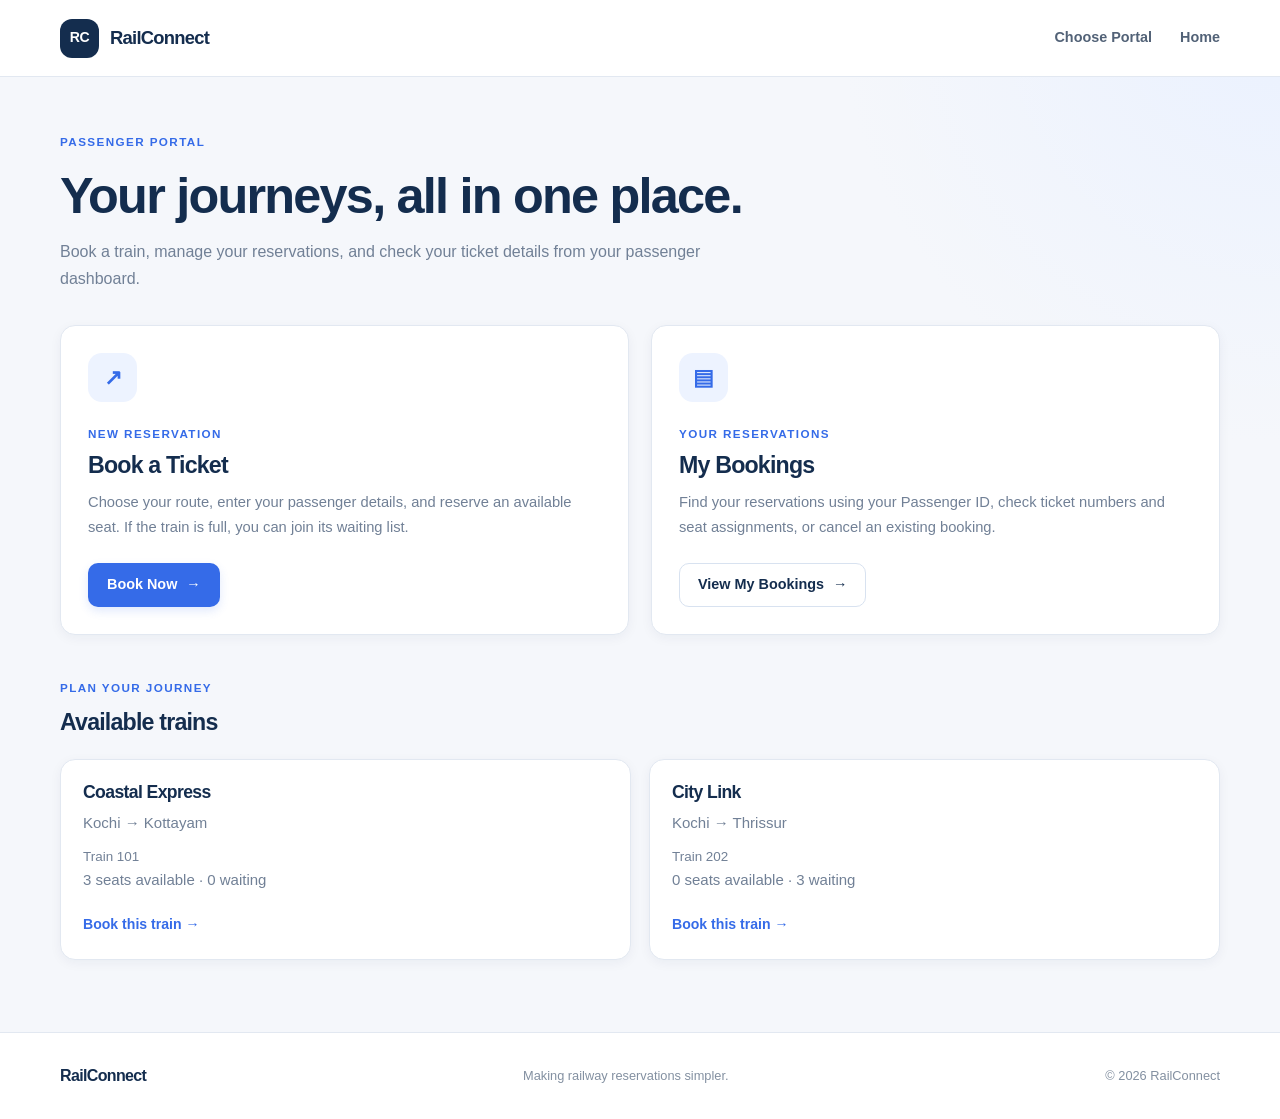
<file: passenger.html>
<!DOCTYPE html>
<html lang="en">
<head>
    <meta charset="UTF-8">
    <meta name="viewport" content="width=device-width, initial-scale=1.0">

    <title>Passenger Portal | RailConnect</title>

    <link rel="stylesheet" href="style.css">
    <script src="script.js" defer></script>
</head>

<body class="passenger-page">

    <header class="site-header">
        <div class="header-inner">
            <a href="index.html" class="site-logo">
                <span class="logo-mark">RC</span>
                <span>RailConnect</span>
            </a>

            <nav class="main-navigation">
                <a href="role-selection.html">Choose Portal</a>
                <a href="index.html">Home</a>
            </nav>
        </div>
    </header>

    <main class="passenger-container">

        <section class="passenger-welcome">
            <span class="welcome-label">PASSENGER PORTAL</span>

            <h1>Your journeys, all in one place.</h1>

            <p>
                Book a train, manage your reservations, and check
                your ticket details from your passenger dashboard.
            </p>
        </section>

        <section class="dashboard-grid" aria-label="Passenger actions">

            <article class="dashboard-card">
                <div class="card-icon" aria-hidden="true">↗</div>

                <span class="card-label">NEW RESERVATION</span>

                <h2>Book a Ticket</h2>

                <p>
                    Choose your route, enter your passenger details,
                    and reserve an available seat. If the train is full,
                    you can join its waiting list.
                </p>

                <a href="booking.html" class="button button-primary">
                    Book Now <span aria-hidden="true">&rarr;</span>
                </a>
            </article>

            <article class="dashboard-card">
                <div class="card-icon" aria-hidden="true">▤</div>

                <span class="card-label">YOUR RESERVATIONS</span>

                <h2>My Bookings</h2>

                <p>
                    Find your reservations using your Passenger ID,
                    check ticket numbers and seat assignments,
                    or cancel an existing booking.
                </p>

                <a href="my-bookings.html" class="button button-secondary">
                    View My Bookings
                    <span aria-hidden="true">&rarr;</span>
                </a>
            </article>

        </section>

        <section class="train-list-section">
            <div class="available-trains-heading">
                <div>
                    <span class="eyebrow">PLAN YOUR JOURNEY</span>
                    <h2>Available trains</h2>
                </div>
            </div>

            <div id="passengerTrainList" class="passenger-train-list">
                <article class="passenger-train-item">
                    <h3>Coastal Express</h3>
                    <p>Kochi &rarr; Kottayam</p>
                    <span class="text-muted">Train 101</span>
                </article>

                <article class="passenger-train-item">
                    <h3>City Link</h3>
                    <p>Kochi &rarr; Thrissur</p>
                    <span class="text-muted">Train 202</span>
                </article>
            </div>
        </section>

    </main>

    <footer class="site-footer">
        <div class="footer-inner">
            <a href="index.html" class="footer-logo">RailConnect</a>
            <p>Making railway reservations simpler.</p>
            <span>&copy; 2026 RailConnect</span>
        </div>
    </footer>

    <script>
        document.addEventListener("DOMContentLoaded", function () {
            const trainList = document.getElementById("passengerTrainList");

            if (!trainList || typeof getAllTrains !== "function") {
                return;
            }

            const trains = getAllTrains();

            trainList.innerHTML = "";

            trains.forEach(function (train) {
                const summary = getTrainSummary(train.id);

                const card = document.createElement("article");
                card.className = "passenger-train-item";

                const heading = document.createElement("h3");
                heading.textContent = train.name;

                const route = document.createElement("p");
                route.textContent =
                    train.source + " → " + train.destination;

                const trainNumber = document.createElement("span");
                trainNumber.className = "text-muted";
                trainNumber.textContent = "Train " + train.id;

                const availability = document.createElement("p");
                availability.textContent = summary
                    ? summary.availableSeats + " seats available · " +
                      summary.waitingPassengers + " waiting"
                    : "Availability unavailable";

                const link = document.createElement("a");
                link.className = "train-book-link";
                link.href = "booking.html";
                link.textContent = "Book this train →";

                card.appendChild(heading);
                card.appendChild(route);
                card.appendChild(trainNumber);
                card.appendChild(availability);
                card.appendChild(link);

                trainList.appendChild(card);
            });
        });
    </script>

</body>
</html>
</file>
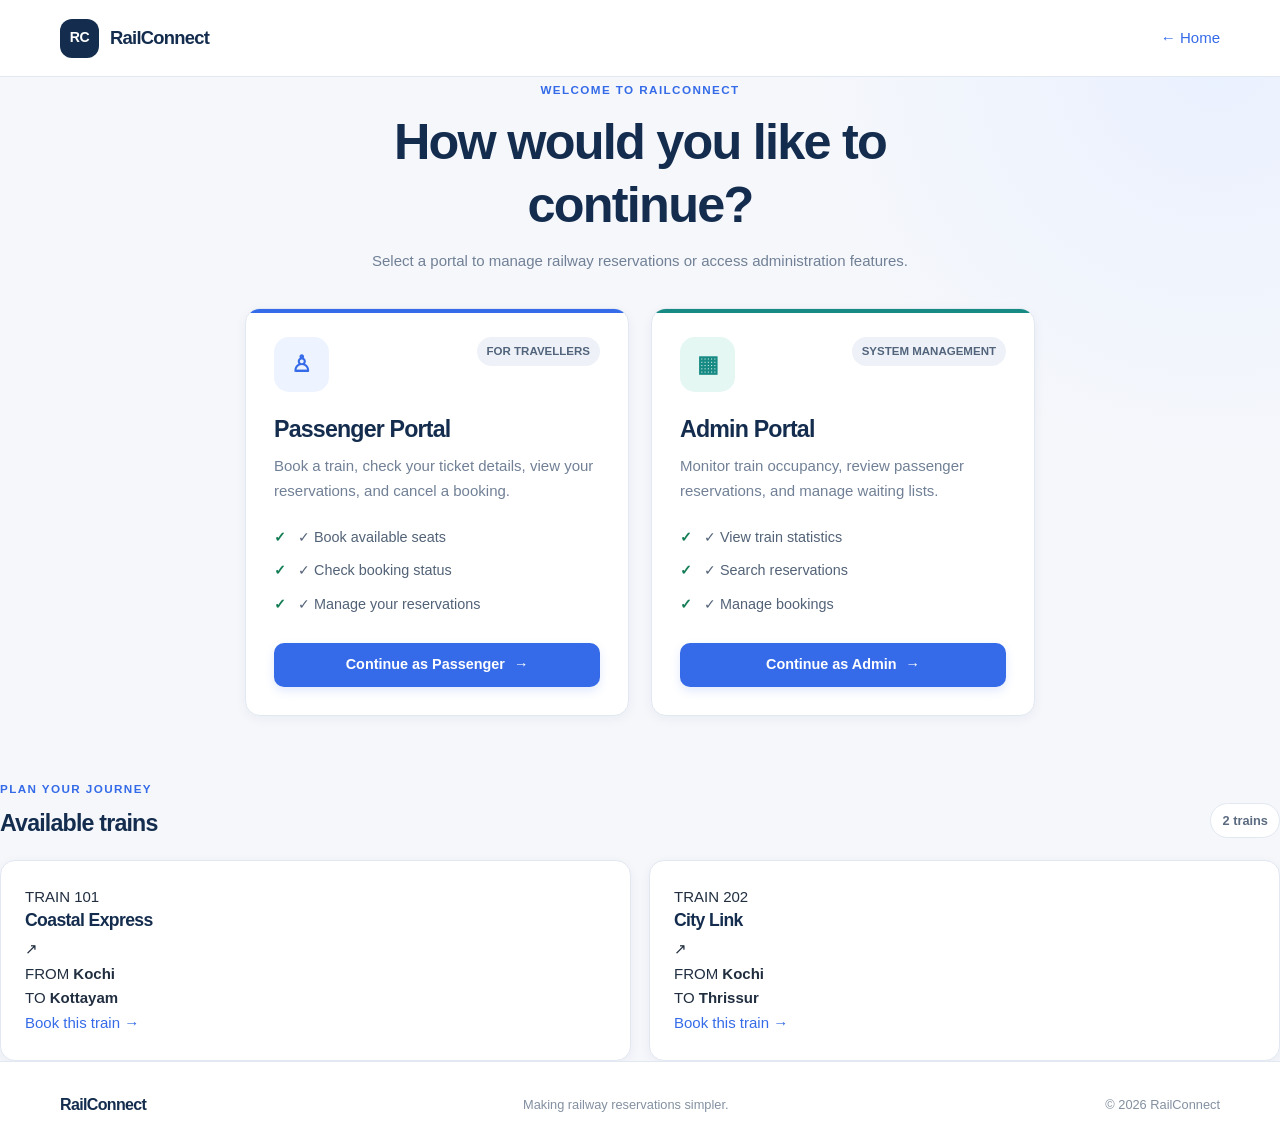
<file: role-selection.html>
<!DOCTYPE html>
<html lang="en">
<head>
    <meta charset="UTF-8">
    <meta name="viewport" content="width=device-width, initial-scale=1.0">

    <title>Choose Your Portal | RailConnect</title>

    <link rel="stylesheet" href="style.css">
</head>

<body class="portal-page">

    <header class="site-header">
        <div class="header-inner">
            <a href="index.html" class="site-logo">
                <span class="logo-mark">RC</span>
                <span>RailConnect</span>
            </a>

            <a href="index.html" class="header-back">
                <span aria-hidden="true">&larr;</span> Home
            </a>
        </div>
    </header>

    <main class="portal-main">
        <section class="portal-intro">
            <span class="eyebrow">WELCOME TO RAILCONNECT</span>

            <h1>How would you like to continue?</h1>

            <p>
                Select a portal to manage railway reservations
                or access administration features.
            </p>
        </section>

        <section class="portal-grid" aria-label="Choose a portal">

            <article class="portal-card passenger-portal">
                <div class="portal-card-top">
                    <span class="portal-icon" aria-hidden="true">♙</span>
                    <span class="portal-tag">FOR TRAVELLERS</span>
                </div>

                <h2>Passenger Portal</h2>

                <p>
                    Book a train, check your ticket details,
                    view your reservations, and cancel a booking.
                </p>

                <ul class="portal-features">
                    <li><span>✓</span> Book available seats</li>
                    <li><span>✓</span> Check booking status</li>
                    <li><span>✓</span> Manage your reservations</li>
                </ul>

                <a href="passenger.html" class="button button-primary portal-button">
                    Continue as Passenger
                    <span aria-hidden="true">&rarr;</span>
                </a>
            </article>

            <article class="portal-card admin-portal">
                <div class="portal-card-top">
                    <span class="portal-icon" aria-hidden="true">▦</span>
                    <span class="portal-tag">SYSTEM MANAGEMENT</span>
                </div>

                <h2>Admin Portal</h2>

                <p>
                    Monitor train occupancy, review passenger
                    reservations, and manage waiting lists.
                </p>

                <ul class="portal-features">
                    <li><span>✓</span> View train statistics</li>
                    <li><span>✓</span> Search reservations</li>
                    <li><span>✓</span> Manage bookings</li>
                </ul>

                <a href="admin.html" class="button button-primary portal-button">
                    Continue as Admin
                    <span aria-hidden="true">&rarr;</span>
                </a>
            </article>

        </section>

        <section class="available-trains-section">
            <div class="available-trains-heading">
                <div>
                    <span class="eyebrow">PLAN YOUR JOURNEY</span>
                    <h2>Available trains</h2>
                </div>

                <span class="train-count">2 trains</span>
            </div>

            <div class="available-trains-grid">

                <article class="available-train-card">
                    <div class="train-card-heading">
                        <div>
                            <span class="train-id">TRAIN 101</span>
                            <h3>Coastal Express</h3>
                        </div>
                        <span class="train-symbol" aria-hidden="true">↗</span>
                    </div>

                    <div class="train-route-display">
                        <div>
                            <span class="station-caption">FROM</span>
                            <strong>Kochi</strong>
                        </div>

                        <span class="train-route-line" aria-hidden="true"></span>

                        <div class="train-destination">
                            <span class="station-caption">TO</span>
                            <strong>Kottayam</strong>
                        </div>
                    </div>

                    <a href="booking.html" class="train-book-link">
                        Book this train <span aria-hidden="true">&rarr;</span>
                    </a>
                </article>

                <article class="available-train-card">
                    <div class="train-card-heading">
                        <div>
                            <span class="train-id">TRAIN 202</span>
                            <h3>City Link</h3>
                        </div>
                        <span class="train-symbol" aria-hidden="true">↗</span>
                    </div>

                    <div class="train-route-display">
                        <div>
                            <span class="station-caption">FROM</span>
                            <strong>Kochi</strong>
                        </div>

                        <span class="train-route-line" aria-hidden="true"></span>

                        <div class="train-destination">
                            <span class="station-caption">TO</span>
                            <strong>Thrissur</strong>
                        </div>
                    </div>

                    <a href="booking.html" class="train-book-link">
                        Book this train <span aria-hidden="true">&rarr;</span>
                    </a>
                </article>

            </div>
        </section>
    </main>

    <footer class="site-footer">
        <div class="footer-inner">
            <a href="index.html" class="footer-logo">RailConnect</a>
            <p>Making railway reservations simpler.</p>
            <span>&copy; 2026 RailConnect</span>
        </div>
    </footer>

</body>
</html>
</file>
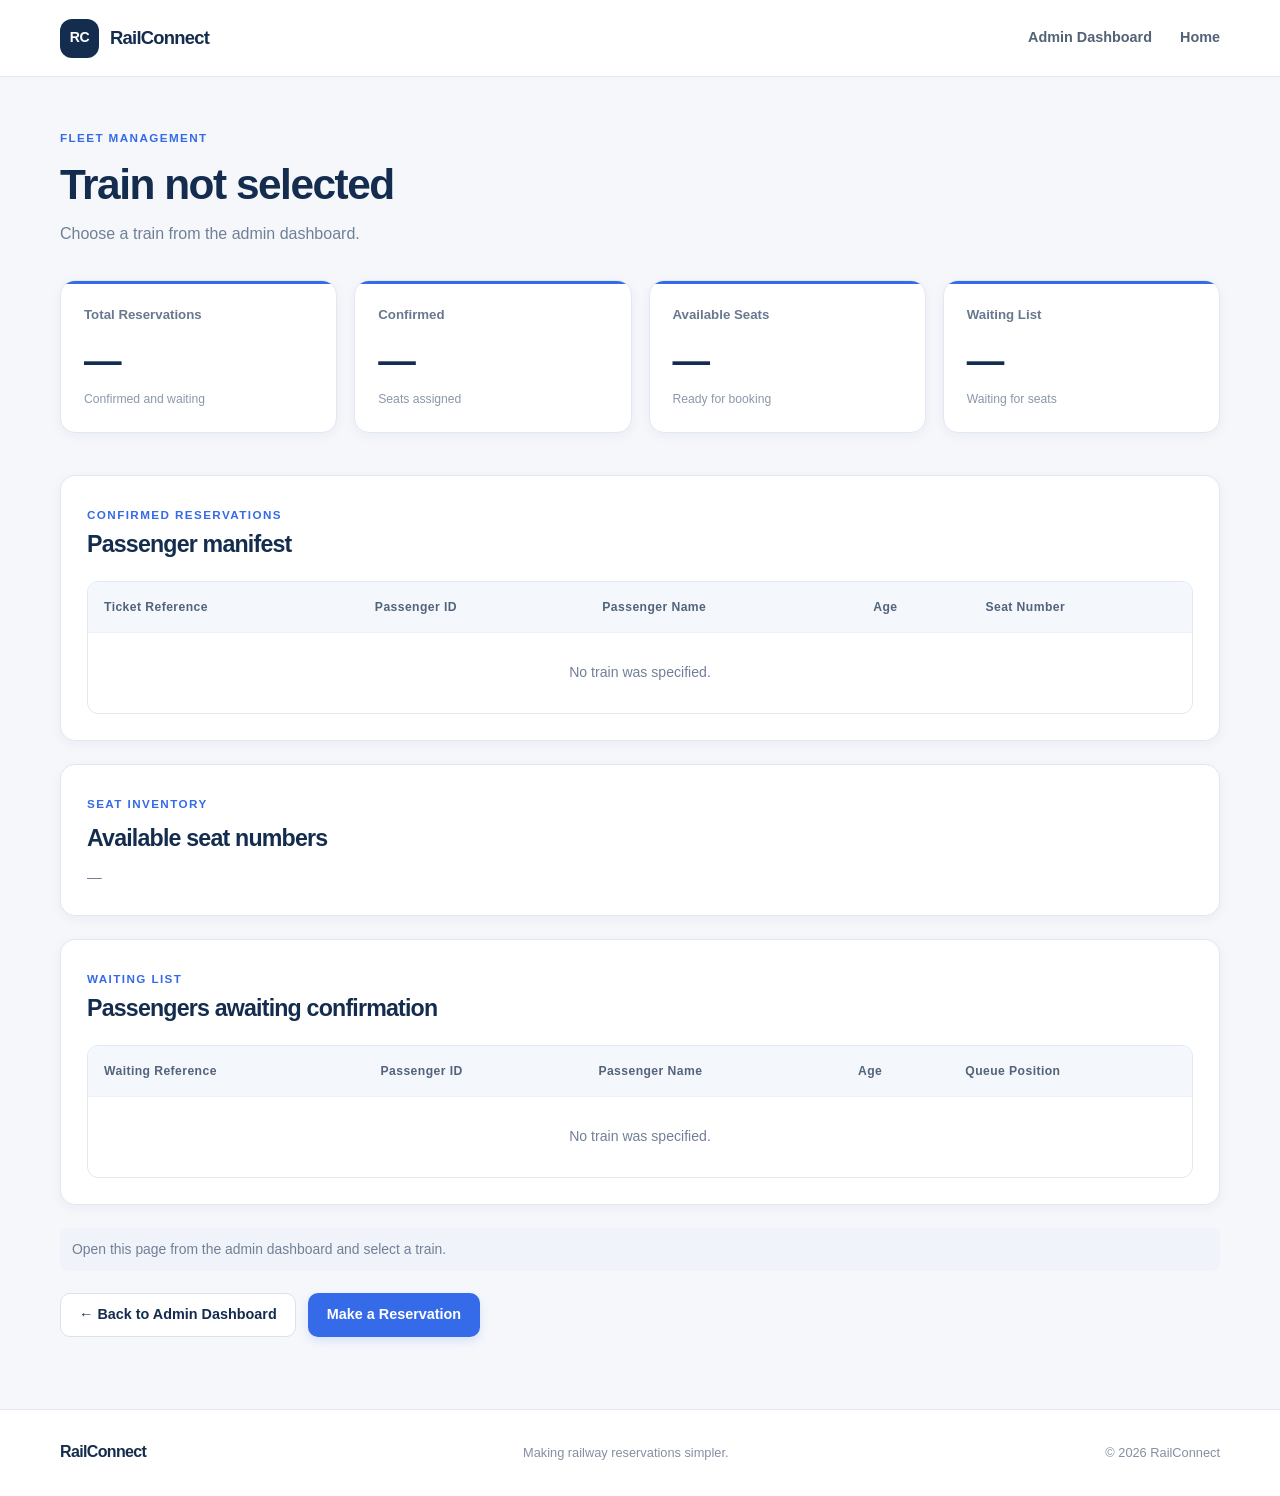
<file: train-details.html>
<!DOCTYPE html>
<html lang="en">
<head>
    <meta charset="UTF-8">
    <meta name="viewport" content="width=device-width, initial-scale=1.0">
    <title>Train Details | RailConnect</title>

    <link rel="stylesheet" href="style.css">
    <script src="script.js" defer></script>
</head>

<body>
    <header class="site-header">
        <div class="header-inner">
            <a href="index.html" class="site-logo">
                <span class="logo-mark">RC</span>
                <span>RailConnect</span>
            </a>

            <nav class="main-navigation">
                <a href="admin.html">Admin Dashboard</a>
                <a href="index.html">Home</a>
            </nav>
        </div>
    </header>

    <main class="page-container">
        <section class="page-title">
            <span class="eyebrow">FLEET MANAGEMENT</span>
            <h1 id="trainTitle">Train details</h1>
            <p id="trainRoute">Loading train information...</p>
        </section>

        <section class="admin-stats-grid" aria-label="Train statistics">
            <article class="dashboard-card stat-card">
                <span class="stat-label">Total Reservations</span>
                <strong id="totalPassengers" class="stat-value">—</strong>
                <span class="stat-caption">Confirmed and waiting</span>
            </article>

            <article class="dashboard-card stat-card">
                <span class="stat-label">Confirmed</span>
                <strong id="confirmedCount" class="stat-value">—</strong>
                <span class="stat-caption">Seats assigned</span>
            </article>

            <article class="dashboard-card stat-card">
                <span class="stat-label">Available Seats</span>
                <strong id="availableCount" class="stat-value">—</strong>
                <span class="stat-caption">Ready for booking</span>
            </article>

            <article class="dashboard-card stat-card">
                <span class="stat-label">Waiting List</span>
                <strong id="waitingCount" class="stat-value">—</strong>
                <span class="stat-caption">Waiting for seats</span>
            </article>
        </section>

        <section class="dashboard-card train-detail-section">
            <div class="table-heading">
                <div>
                    <span class="eyebrow">CONFIRMED RESERVATIONS</span>
                    <h2>Passenger manifest</h2>
                </div>
            </div>

            <div class="table-responsive">
                <table>
                    <thead>
                        <tr>
                            <th>Ticket Reference</th>
                            <th>Passenger ID</th>
                            <th>Passenger Name</th>
                            <th>Age</th>
                            <th>Seat Number</th>
                        </tr>
                    </thead>

                    <tbody id="confirmedTable">
                        <tr>
                            <td colspan="5">Loading reservations...</td>
                        </tr>
                    </tbody>
                </table>
            </div>
        </section>

        <section class="dashboard-card train-detail-section">
            <span class="eyebrow">SEAT INVENTORY</span>
            <h2>Available seat numbers</h2>
            <p id="availableSeatNumbers">Loading available seats...</p>
        </section>

        <section class="dashboard-card train-detail-section">
            <div class="table-heading">
                <div>
                    <span class="eyebrow">WAITING LIST</span>
                    <h2>Passengers awaiting confirmation</h2>
                </div>
            </div>

            <div class="table-responsive">
                <table>
                    <thead>
                        <tr>
                            <th>Waiting Reference</th>
                            <th>Passenger ID</th>
                            <th>Passenger Name</th>
                            <th>Age</th>
                            <th>Queue Position</th>
                        </tr>
                    </thead>

                    <tbody id="waitingTable">
                        <tr>
                            <td colspan="5">Loading waiting list...</td>
                        </tr>
                    </tbody>
                </table>
            </div>
        </section>

        <p id="message" role="status"></p>

        <div class="result-actions">
            <a href="admin.html" class="button button-secondary">
                ← Back to Admin Dashboard
            </a>

            <a href="booking.html" class="button button-primary">
                Make a Reservation
            </a>
        </div>
    </main>

    <footer class="site-footer">
        <div class="footer-inner">
            <a href="index.html" class="footer-logo">RailConnect</a>
            <p>Making railway reservations simpler.</p>
            <span>&copy; 2026 RailConnect</span>
        </div>
    </footer>

    <script>
        document.addEventListener("DOMContentLoaded", function () {
            const params = new URLSearchParams(window.location.search);
            const trainId = params.get("train");

            const confirmedTable = document.getElementById("confirmedTable");
            const waitingTable = document.getElementById("waitingTable");
            const message = document.getElementById("message");

            function setText(id, value) {
                document.getElementById(id).textContent = value;
            }

            function createCell(value) {
                const cell = document.createElement("td");
                cell.textContent =
                    value === null || value === undefined
                        ? "—"
                        : String(value);

                return cell;
            }

            function showTableMessage(table, columns, text) {
                table.innerHTML = "";

                const row = document.createElement("tr");
                const cell = document.createElement("td");

                cell.colSpan = columns;
                cell.textContent = text;

                row.appendChild(cell);
                table.appendChild(row);
            }

            if (!trainId) {
                setText("trainTitle", "Train not selected");
                setText("trainRoute", "Choose a train from the admin dashboard.");

                showTableMessage(
                    confirmedTable,
                    5,
                    "No train was specified."
                );

                showTableMessage(
                    waitingTable,
                    5,
                    "No train was specified."
                );

                setText("availableSeatNumbers", "—");
                message.textContent =
                    "Open this page from the admin dashboard and select a train.";

                return;
            }

            const train = getTrainById(trainId);

            if (!train) {
                setText("trainTitle", "Train not found");
                setText("trainRoute", "The selected train does not exist.");

                showTableMessage(
                    confirmedTable,
                    5,
                    "Train not found."
                );

                showTableMessage(
                    waitingTable,
                    5,
                    "Train not found."
                );

                setText("availableSeatNumbers", "—");
                message.textContent = "Please return to the admin dashboard.";

                return;
            }

            function refreshTrainDetails() {
                const summary = getTrainSummary(trainId);
                const confirmed = getConfirmedReservations(trainId);
                const waiting = getWaitingReservations(trainId);

                setText(
                    "trainTitle",
                    train.name + " · Train " + train.id
                );

                setText(
                    "trainRoute",
                    train.source + " → " + train.destination
                );

                setText(
                    "totalPassengers",
                    summary.confirmedPassengers + summary.waitingPassengers
                );

                setText("confirmedCount", summary.confirmedPassengers);
                setText("availableCount", summary.availableSeats);
                setText("waitingCount", summary.waitingPassengers);

                if (confirmed.length === 0) {
                    showTableMessage(
                        confirmedTable,
                        5,
                        "There are no confirmed reservations for this train."
                    );
                } else {
                    confirmedTable.innerHTML = "";

                    confirmed.forEach(function (booking) {
                        const row = document.createElement("tr");

                        row.appendChild(createCell(booking.reference));
                        row.appendChild(createCell(booking.passengerId));
                        row.appendChild(createCell(booking.name));
                        row.appendChild(createCell(booking.age));
                        row.appendChild(createCell(booking.seat));

                        confirmedTable.appendChild(row);
                    });
                }

                if (summary.availableSeatNumbers.length === 0) {
                    setText(
                        "availableSeatNumbers",
                        "No seats are currently available."
                    );
                } else {
                    setText(
                        "availableSeatNumbers",
                        summary.availableSeatNumbers.join(", ")
                    );
                }

                if (waiting.length === 0) {
                    showTableMessage(
                        waitingTable,
                        5,
                        "There are no passengers on the waiting list."
                    );
                } else {
                    waitingTable.innerHTML = "";

                    waiting.forEach(function (booking, index) {
                        const row = document.createElement("tr");

                        row.appendChild(createCell(booking.reference));
                        row.appendChild(createCell(booking.passengerId));
                        row.appendChild(createCell(booking.name));
                        row.appendChild(createCell(booking.age));
                        row.appendChild(createCell(index + 1));

                        waitingTable.appendChild(row);
                    });
                }

                message.textContent =
                    "Train information loaded successfully.";
            }

            refreshTrainDetails();
        });
    </script>
</body>
</html>
</file>
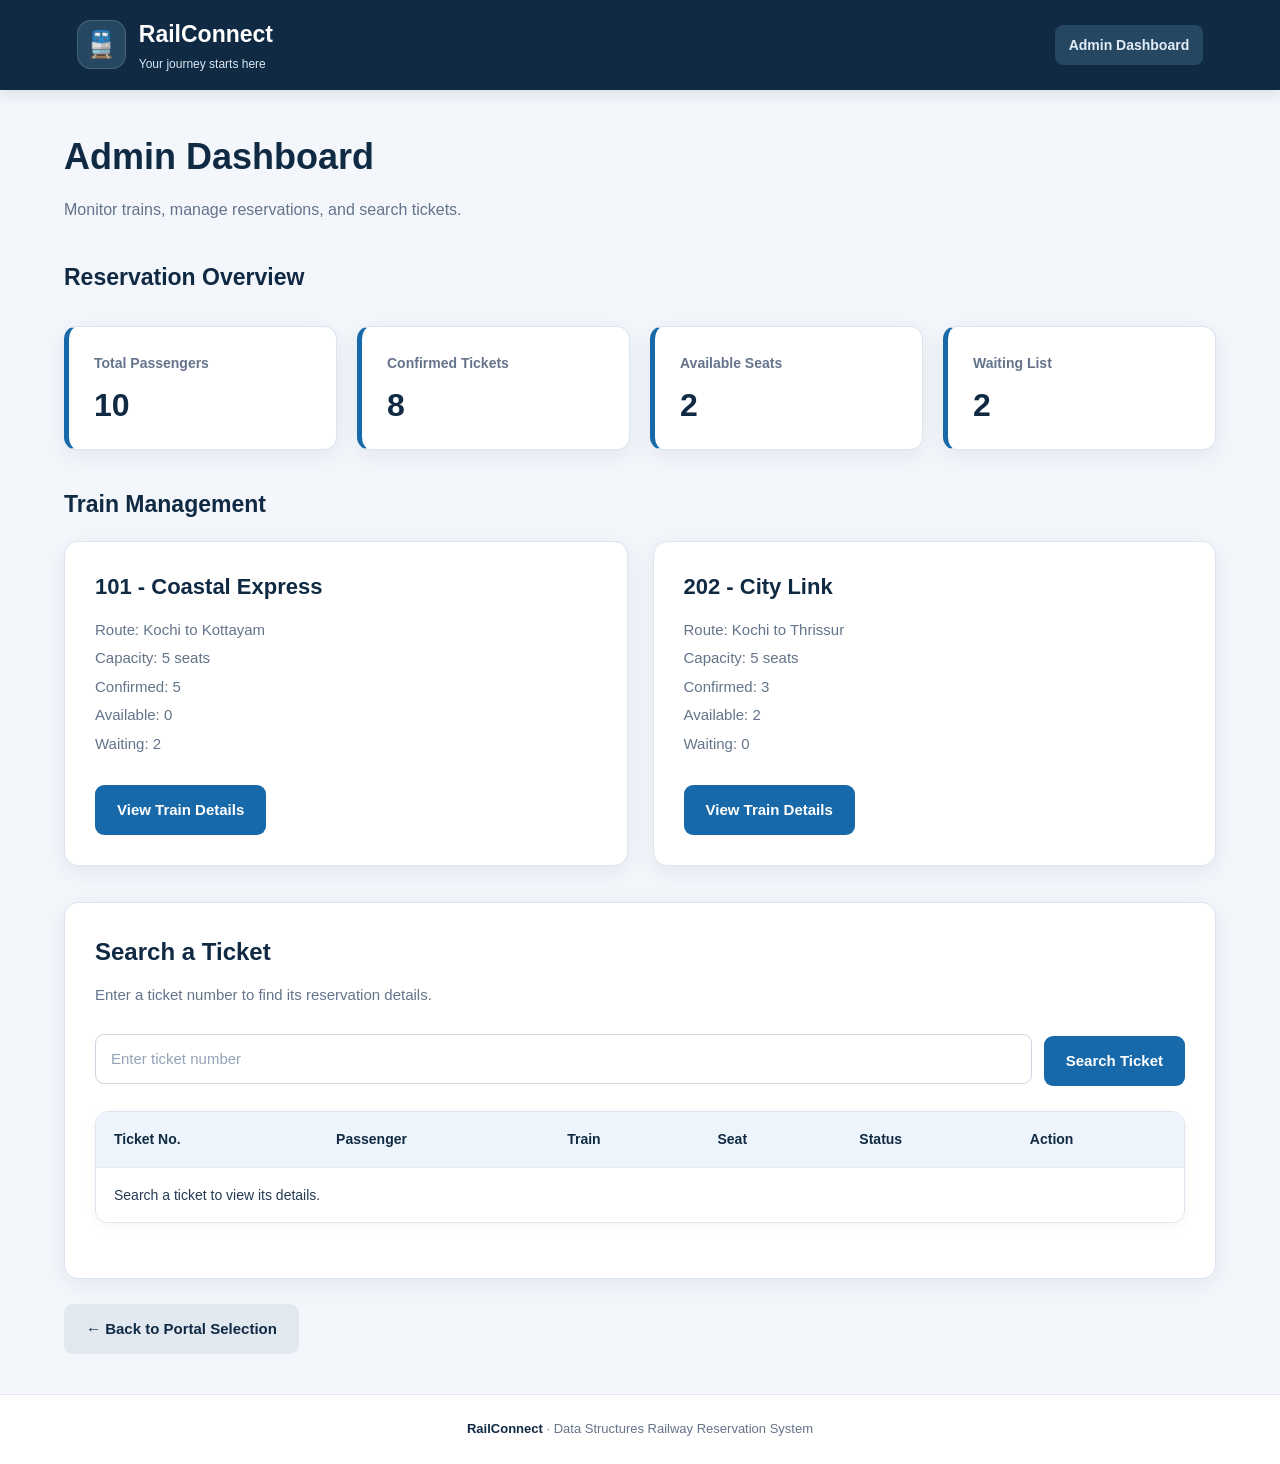
<file: public/admin.html>
<!DOCTYPE html>
<html lang="en">
<head>
    <meta charset="UTF-8">
    <meta name="viewport" content="width=device-width, initial-scale=1.0">
    <title>Admin Dashboard | RailConnect</title>
    <link rel="stylesheet" href="style.css">

    <style>
        /* Header and RailConnect branding */
        .admin-header {
            background: #102a43;
            color: white;
            padding: 16px 6%;
            display: flex;
            align-items: center;
            justify-content: space-between;
            gap: 20px;
            flex-wrap: wrap;
            box-shadow: 0 3px 15px rgba(16, 42, 67, 0.12);
        }

        .admin-brand {
            display: flex;
            align-items: center;
            gap: 13px;
            color: white;
            text-decoration: none;
        }

        .admin-brand-mark {
            width: 49px;
            height: 49px;
            flex-shrink: 0;
            display: flex;
            align-items: center;
            justify-content: center;
            background: #254761;
            border: 1px solid rgba(255,255,255,0.16);
            border-radius: 14px;
            font-size: 26px;
        }

        .admin-brand h2 {
            margin: 0;
            color: white;
            font-size: 23px;
        }

        .admin-brand p {
            margin: 2px 0 0;
            color: #d9e7f5;
            font-size: 12px;
        }

        .admin-header-label {
            padding: 9px 14px;
            background: #254761;
            border-radius: 8px;
            color: #e2edf8;
            font-size: 14px;
            font-weight: 600;
        }

        /* Dashboard spacing */
        .admin-main {
            width: 90%;
            max-width: 1200px;
            margin: 38px auto;
        }

        .admin-intro {
            margin-bottom: 28px;
        }

        .admin-intro h1 {
            margin-bottom: 10px;
            color: #102a43;
            font-size: clamp(28px, 4vw, 36px);
        }

        .admin-intro p {
            color: #64748b;
            line-height: 1.7;
        }

        .admin-section {
            margin-top: 36px;
        }

        .admin-section-title {
            margin-bottom: 18px;
            color: #102a43;
            font-size: 23px;
        }

        .admin-train-card {
            cursor: default;
        }

        .admin-train-card p {
            line-height: 1.9;
        }

        .admin-search-card {
            margin-top: 36px;
        }

        .admin-search-card h2 {
            color: #102a43;
            margin-bottom: 10px;
        }

        .admin-search-card > p {
            color: #64748b;
            line-height: 1.7;
        }

        .admin-footer {
            margin-top: 40px;
            padding: 24px 15px;
            border-top: 1px solid #e2e8f0;
            background: white;
            color: #64748b;
            text-align: center;
            font-size: 13px;
        }

        .admin-footer strong {
            color: #102a43;
        }

        @media (max-width: 600px) {
            .admin-header {
                padding: 16px 5%;
            }

            .admin-brand h2 {
                font-size: 21px;
            }

            .admin-main {
                width: 92%;
                margin: 28px auto;
            }

            .admin-header-label {
                font-size: 12px;
            }
        }
    </style>
</head>

<body>

    <!-- RailConnect header with logo on the top left -->
    <header class="admin-header">

        <a class="admin-brand" href="index.html"
           aria-label="RailConnect home">

            <div class="admin-brand-mark" aria-hidden="true">🚆</div>

            <div>
                <h2>RailConnect</h2>
                <p>Your journey starts here</p>
            </div>

        </a>

        <div class="admin-header-label">
            Admin Dashboard
        </div>

    </header>

    <main class="admin-main">

        <section class="admin-intro">
            <h1>Admin Dashboard</h1>
            <p>
                Monitor trains, manage reservations, and search tickets.
            </p>
        </section>

        <!-- Overall statistics -->
        <section class="admin-section">

            <h2 class="admin-section-title">Reservation Overview</h2>

            <div class="stats-grid">

                <div class="stat-card">
                    <h3>Total Passengers</h3>
                    <p class="stat-number" id="totalPassengers">10</p>
                </div>

                <div class="stat-card">
                    <h3>Confirmed Tickets</h3>
                    <p class="stat-number" id="confirmedTickets">8</p>
                </div>

                <div class="stat-card">
                    <h3>Available Seats</h3>
                    <p class="stat-number" id="availableSeats">2</p>
                </div>

                <div class="stat-card">
                    <h3>Waiting List</h3>
                    <p class="stat-number" id="waitingPassengers">2</p>
                </div>

            </div>
        </section>

        <!-- Train overview -->
        <section class="admin-section">

            <h2 class="admin-section-title">Train Management</h2>

            <div class="dashboard-grid">

                <div class="dashboard-card admin-train-card">
                    <h3>101 - Coastal Express</h3>

                    <p>
                        Route: Kochi to Kottayam<br>
                        Capacity: 5 seats<br>
                        Confirmed: <span id="coastalConfirmed">5</span><br>
                        Available: <span id="coastalAvailable">0</span><br>
                        Waiting: <span id="coastalWaiting">2</span>
                    </p>

                    <button onclick="openTrainDetails('101')">
                        View Train Details
                    </button>
                </div>

                <div class="dashboard-card admin-train-card">
                    <h3>202 - City Link</h3>

                    <p>
                        Route: Kochi to Thrissur<br>
                        Capacity: 5 seats<br>
                        Confirmed: <span id="cityConfirmed">3</span><br>
                        Available: <span id="cityAvailable">2</span><br>
                        Waiting: <span id="cityWaiting">0</span>
                    </p>

                    <button onclick="openTrainDetails('202')">
                        View Train Details
                    </button>
                </div>

            </div>
        </section>

        <!-- Search any ticket -->
        <section class="dashboard-card admin-search-card">

            <h2>Search a Ticket</h2>

            <p>
                Enter a ticket number to find its reservation details.
            </p>

            <div class="search-container">

                <input
                    type="number"
                    id="ticketNumber"
                    placeholder="Enter ticket number"
                    min="1"
                >

                <button onclick="searchTicket()">
                    Search Ticket
                </button>

            </div>

            <p id="searchMessage" role="status"></p>

            <div class="table-container">
                <table>
                    <thead>
                        <tr>
                            <th>Ticket No.</th>
                            <th>Passenger</th>
                            <th>Train</th>
                            <th>Seat</th>
                            <th>Status</th>
                            <th>Action</th>
                        </tr>
                    </thead>

                    <tbody id="searchResult">
                        <tr>
                            <td colspan="6">
                                Search a ticket to view its details.
                            </td>
                        </tr>
                    </tbody>
                </table>
            </div>

        </section>

        <div class="action-buttons">
            <button
                class="secondary-button"
                onclick="window.location.href='role-selection.html'"
            >
                ← Back to Portal Selection
            </button>
        </div>

    </main>

    <footer class="admin-footer">
        <p>
            <strong>RailConnect</strong> ·
            Data Structures Railway Reservation System
        </p>
    </footer>

    <script>
        /*
          Temporary demonstration records.
          The C backend will replace these later.
        */

        const demoReservations = [
            {
                ticket: 1001,
                passenger: "Anu",
                trainId: "101",
                trainName: "Coastal Express",
                seat: 1,
                status: "Confirmed"
            },
            {
                ticket: 1002,
                passenger: "Meera",
                trainId: "101",
                trainName: "Coastal Express",
                seat: 2,
                status: "Confirmed"
            },
            {
                ticket: 1003,
                passenger: "Rahul",
                trainId: "202",
                trainName: "City Link",
                seat: 1,
                status: "Confirmed"
            },
            {
                ticket: 1004,
                passenger: "Arun",
                trainId: "101",
                trainName: "Coastal Express",
                seat: null,
                status: "Waiting List"
            }
        ];

        function openTrainDetails(trainId) {
            window.location.href =
                "train-details.html?train=" + encodeURIComponent(trainId);
        }

        function searchTicket() {
            const ticketNumber = Number(
                document.getElementById("ticketNumber").value
            );

            const message = document.getElementById("searchMessage");
            const result = document.getElementById("searchResult");

            message.textContent = "";
            result.innerHTML = "";

            if (!Number.isInteger(ticketNumber) || ticketNumber <= 0) {
                message.textContent =
                    "Please enter a valid ticket number.";

                result.innerHTML =
                    '<tr><td colspan="6">No search performed.</td></tr>';
                return;
            }

            const reservation = demoReservations.find(function(item) {
                return item.ticket === ticketNumber;
            });

            if (!reservation) {
                message.textContent =
                    "Ticket not found in the demonstration records.";

                result.innerHTML =
                    '<tr><td colspan="6">No matching ticket found.</td></tr>';
                return;
            }

            const row = document.createElement("tr");

            const values = [
                reservation.ticket,
                reservation.passenger,
                reservation.trainId + " - " + reservation.trainName,
                reservation.seat === null ? "-" : reservation.seat,
                reservation.status
            ];

            values.forEach(function(value, index) {
                const cell = document.createElement("td");

                if (index === 4) {
                    const status = document.createElement("span");

                    status.textContent = value;
                    status.className =
                        value === "Confirmed"
                            ? "status confirmed"
                            : "status waiting";

                    cell.appendChild(status);
                } else {
                    cell.textContent = value;
                }

                row.appendChild(cell);
            });

            const actionCell = document.createElement("td");
            const cancelButton = document.createElement("button");

            cancelButton.textContent = "Cancel";
            cancelButton.className = "cancel-button";

            cancelButton.addEventListener("click", function() {
                cancelTicket(reservation.ticket);
            });

            actionCell.appendChild(cancelButton);
            row.appendChild(actionCell);

            result.appendChild(row);
            message.textContent = "Ticket found.";
        }

        function cancelTicket(ticketNumber) {
            const reservation = demoReservations.find(function(item) {
                return item.ticket === ticketNumber;
            });

            if (!reservation) {
                return;
            }

            const confirmed = window.confirm(
                "Cancel ticket " + ticketNumber +
                " for " + reservation.passenger + "?"
            );

            if (!confirmed) {
                return;
            }

            document.getElementById("searchMessage").textContent =
                "Demonstration only: actual cancellation and waiting-list " +
                "promotion will be implemented in the C backend.";
        }
    </script>

</body>
</html>
</file>
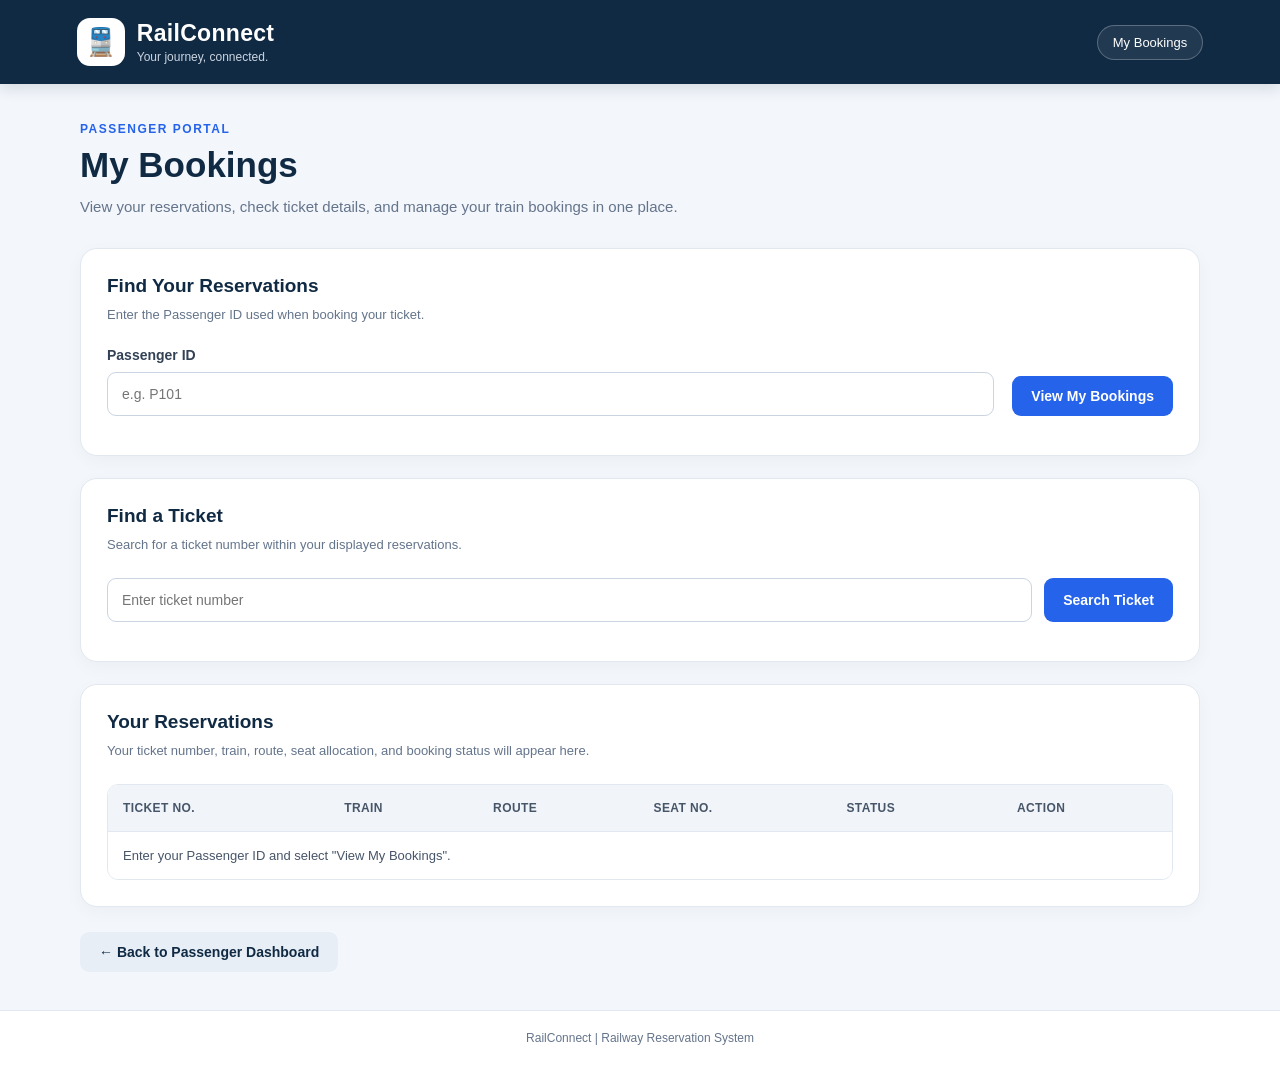
<file: public/my-bookings.html>
<!DOCTYPE html>
<html lang="en">
<head>
    <meta charset="UTF-8">
    <meta name="viewport" content="width=device-width, initial-scale=1.0">
    <title>My Bookings | RailConnect</title>

    <style>
        * {
            box-sizing: border-box;
            margin: 0;
            padding: 0;
        }

        :root {
            --navy: #102a43;
            --blue: #2563eb;
            --light-blue: #eff6ff;
            --background: #f3f6fb;
            --text: #1e293b;
            --muted: #64748b;
            --border: #e2e8f0;
            --white: #ffffff;
        }

        body {
            font-family: "Segoe UI", Arial, sans-serif;
            background: var(--background);
            color: var(--text);
            min-height: 100vh;
            display: flex;
            flex-direction: column;
        }

        /* Header and logo */

        .header {
            background: var(--navy);
            color: white;
            padding: 18px 6%;
            display: flex;
            justify-content: space-between;
            align-items: center;
            gap: 20px;
            box-shadow: 0 4px 14px rgba(16, 42, 67, 0.14);
        }

        .brand {
            display: flex;
            align-items: center;
            gap: 12px;
        }

        .brand-logo {
            width: 48px;
            height: 48px;
            background: #ffffff;
            color: var(--navy);
            border-radius: 13px;
            display: flex;
            justify-content: center;
            align-items: center;
            font-size: 27px;
            flex-shrink: 0;
        }

        .brand-name {
            font-size: 23px;
            font-weight: 750;
            letter-spacing: 0.3px;
        }

        .brand-tagline {
            font-size: 12px;
            color: #cbd5e1;
            margin-top: 3px;
        }

        .header-label {
            padding: 9px 15px;
            border: 1px solid rgba(255, 255, 255, 0.25);
            background: rgba(255, 255, 255, 0.08);
            border-radius: 25px;
            font-size: 13px;
            white-space: nowrap;
        }

        /* Main content */

        .page-container {
            width: min(1120px, 90%);
            margin: 38px auto;
            flex: 1;
        }

        .welcome-section {
            margin-bottom: 28px;
        }

        .eyebrow {
            color: var(--blue);
            font-size: 12px;
            font-weight: 750;
            text-transform: uppercase;
            letter-spacing: 1.5px;
            margin-bottom: 9px;
        }

        .page-title {
            font-size: clamp(27px, 4vw, 35px);
            color: var(--navy);
            margin-bottom: 9px;
        }

        .page-description {
            color: var(--muted);
            font-size: 15px;
            line-height: 1.7;
        }

        .section-card {
            background: var(--white);
            border: 1px solid var(--border);
            border-radius: 17px;
            padding: 26px;
            margin-bottom: 22px;
            box-shadow: 0 5px 18px rgba(15, 23, 42, 0.035);
        }

        .section-heading {
            color: var(--navy);
            font-size: 19px;
            margin-bottom: 8px;
        }

        .section-description {
            color: var(--muted);
            font-size: 13px;
            line-height: 1.6;
            margin-bottom: 22px;
        }

        /* Form */

        .form-group {
            margin-bottom: 18px;
        }

        label {
            display: block;
            color: #334155;
            font-size: 14px;
            font-weight: 650;
            margin-bottom: 9px;
        }

        input {
            width: 100%;
            min-width: 0;
            padding: 13px 14px;
            border: 1px solid #cbd5e1;
            border-radius: 9px;
            background: white;
            color: var(--text);
            font-size: 14px;
            outline: none;
            transition: border-color 0.2s, box-shadow 0.2s;
        }

        input:focus {
            border-color: var(--blue);
            box-shadow: 0 0 0 3px rgba(37, 99, 235, 0.12);
        }

        .passenger-form-row {
            display: grid;
            grid-template-columns: minmax(0, 1fr) auto;
            align-items: end;
            gap: 18px;
        }

        .passenger-form-row .form-group {
            margin-bottom: 0;
        }

        button {
            border: none;
            border-radius: 9px;
            padding: 12px 19px;
            font-size: 14px;
            font-weight: 650;
            cursor: pointer;
            transition: background 0.2s, transform 0.2s;
        }

        button:hover {
            transform: translateY(-1px);
        }

        .primary-button {
            background: var(--blue);
            color: white;
        }

        .primary-button:hover {
            background: #1d4ed8;
        }

        .secondary-button {
            background: #e8eef6;
            color: var(--navy);
        }

        .secondary-button:hover {
            background: #dbe5f1;
        }

        .cancel-button {
            background: #fff1f2;
            color: #be123c;
            padding: 8px 13px;
            font-size: 12px;
        }

        .cancel-button:hover {
            background: #ffe4e6;
        }

        /* Ticket search */

        .search-container {
            display: grid;
            grid-template-columns: minmax(0, 1fr) auto;
            gap: 12px;
        }

        .search-container input {
            height: 44px;
        }

        .message {
            margin-top: 13px;
            font-size: 13px;
            line-height: 1.6;
            color: var(--muted);
        }

        /* Reservations table */

        .table-container {
            width: 100%;
            overflow-x: auto;
            border: 1px solid var(--border);
            border-radius: 11px;
        }

        table {
            width: 100%;
            min-width: 720px;
            border-collapse: collapse;
            background: white;
            font-size: 13px;
        }

        thead {
            background: #f1f5f9;
        }

        th {
            color: #475569;
            font-weight: 700;
            font-size: 12px;
            text-transform: uppercase;
            letter-spacing: 0.4px;
        }

        th, td {
            padding: 16px 15px;
            text-align: left;
            border-bottom: 1px solid var(--border);
        }

        tbody tr:last-child td {
            border-bottom: none;
        }

        tbody tr:hover {
            background: #f8fafc;
        }

        td {
            color: #475569;
        }

        .status {
            display: inline-block;
            padding: 6px 10px;
            border-radius: 20px;
            font-size: 11px;
            font-weight: 750;
            white-space: nowrap;
        }

        .confirmed {
            background: #dcfce7;
            color: #166534;
        }

        .waiting {
            background: #fef3c7;
            color: #92400e;
        }

        .action-buttons {
            display: flex;
            justify-content: flex-start;
            margin-top: 25px;
        }

        .footer {
            text-align: center;
            background: white;
            border-top: 1px solid var(--border);
            color: var(--muted);
            padding: 20px;
            font-size: 12px;
            margin-top: auto;
        }

        @media (max-width: 600px) {
            .header {
                padding: 15px 5%;
            }

            .brand-logo {
                width: 42px;
                height: 42px;
                font-size: 23px;
            }

            .brand-name {
                font-size: 19px;
            }

            .brand-tagline {
                font-size: 10px;
            }

            .header-label {
                padding: 7px 10px;
                font-size: 11px;
            }

            .page-container {
                width: 92%;
                margin: 27px auto;
            }

            .section-card {
                padding: 19px;
            }

            .passenger-form-row {
                grid-template-columns: 1fr;
            }

            .passenger-form-row button {
                width: 100%;
            }

            .search-container {
                grid-template-columns: 1fr;
            }

            .search-container button {
                width: 100%;
            }
        }
    </style>

    <script>
        /*
          Temporary demonstration data.
          The C backend will supply the real records later.
        */

        const demoBookings = [
            {
                ticket: 1001,
                passengerId: "P101",
                trainId: "101",
                trainName: "Coastal Express",
                route: "Kochi - Kottayam",
                seat: 1,
                status: "Confirmed"
            },
            {
                ticket: 1002,
                passengerId: "P101",
                trainId: "202",
                trainName: "City Link",
                route: "Kochi - Thrissur",
                seat: null,
                status: "Waiting List"
            },
            {
                ticket: 1003,
                passengerId: "P202",
                trainId: "101",
                trainName: "Coastal Express",
                route: "Kochi - Kottayam",
                seat: 2,
                status: "Confirmed"
            }
        ];

        let visibleBookings = [];

        function loadBookings() {
            const passengerId =
                document.getElementById("passengerId").value.trim();

            const table = document.getElementById("bookingTable");
            const message = document.getElementById("bookingMessage");

            table.innerHTML = "";
            message.textContent = "";
            document.getElementById("searchMessage").textContent = "";

            if (!passengerId) {
                message.textContent = "Please enter your Passenger ID.";
                return;
            }

            visibleBookings = demoBookings.filter(function(booking) {
                return booking.passengerId.toLowerCase() ===
                       passengerId.toLowerCase();
            });

            displayBookings(visibleBookings);

            if (visibleBookings.length === 0) {
                message.textContent =
                    "No bookings found for this Passenger ID.";
            }
        }

        function displayBookings(bookings) {
            const table = document.getElementById("bookingTable");
            table.innerHTML = "";

            if (bookings.length === 0) {
                table.innerHTML =
                    '<tr><td colspan="6">No bookings to display.</td></tr>';
                return;
            }

            bookings.forEach(function(booking) {
                const row = document.createElement("tr");

                const ticketCell = document.createElement("td");
                ticketCell.textContent = booking.ticket;
                row.appendChild(ticketCell);

                const trainCell = document.createElement("td");
                trainCell.textContent =
                    booking.trainId + " - " + booking.trainName;
                row.appendChild(trainCell);

                const routeCell = document.createElement("td");
                routeCell.textContent = booking.route;
                row.appendChild(routeCell);

                const seatCell = document.createElement("td");
                seatCell.textContent =
                    booking.seat === null ? "-" : booking.seat;
                row.appendChild(seatCell);

                const statusCell = document.createElement("td");
                const statusLabel = document.createElement("span");

                statusLabel.textContent = booking.status;
                statusLabel.className =
                    booking.status === "Confirmed"
                        ? "status confirmed"
                        : "status waiting";

                statusCell.appendChild(statusLabel);
                row.appendChild(statusCell);

                const actionCell = document.createElement("td");
                const cancelButton = document.createElement("button");

                cancelButton.textContent = "Cancel";
                cancelButton.className = "cancel-button";

                cancelButton.addEventListener("click", function() {
                    cancelBooking(booking.ticket);
                });

                actionCell.appendChild(cancelButton);
                row.appendChild(actionCell);

                table.appendChild(row);
            });
        }

        function searchTicket() {
            const ticketNumber = Number(
                document.getElementById("ticketSearch").value
            );

            const message = document.getElementById("searchMessage");

            if (!Number.isInteger(ticketNumber) || ticketNumber <= 0) {
                message.textContent = "Enter a valid ticket number.";
                return;
            }

            const booking = visibleBookings.find(function(item) {
                return item.ticket === ticketNumber;
            });

            if (booking) {
                displayBookings([booking]);
                message.textContent = "Ticket found.";
            } else {
                message.textContent =
                    "Ticket not found in your displayed bookings.";
            }
        }

        function cancelBooking(ticketNumber) {
            const booking = visibleBookings.find(function(item) {
                return item.ticket === ticketNumber;
            });

            if (!booking) {
                return;
            }

            const confirmed = window.confirm(
                "Are you sure you want to cancel ticket " +
                ticketNumber + "?"
            );

            if (!confirmed) {
                return;
            }

            document.getElementById("bookingMessage").textContent =
                "This is demonstration data. Actual cancellation, seat " +
                "release, and waiting-list promotion will work after " +
                "connecting the C backend.";
        }
    </script>
</head>

<body>

    <header class="header">
        <div class="brand">
            <div class="brand-logo" aria-hidden="true">🚆</div>
            <div>
                <div class="brand-name">RailConnect</div>
                <div class="brand-tagline">Your journey, connected.</div>
            </div>
        </div>

        <div class="header-label">My Bookings</div>
    </header>

    <main class="page-container">

        <section class="welcome-section">
            <p class="eyebrow">Passenger Portal</p>
            <h1 class="page-title">My Bookings</h1>
            <p class="page-description">
                View your reservations, check ticket details, and manage
                your train bookings in one place.
            </p>
        </section>

        <!-- Passenger identification -->
        <section class="section-card">
            <h2 class="section-heading">Find Your Reservations</h2>
            <p class="section-description">
                Enter the Passenger ID used when booking your ticket.
            </p>

            <div class="passenger-form-row">
                <div class="form-group">
                    <label for="passengerId">Passenger ID</label>
                    <input
                        type="text"
                        id="passengerId"
                        placeholder="e.g. P101"
                        autocomplete="off"
                        required
                    >
                </div>

                <button
                    class="primary-button"
                    type="button"
                    onclick="loadBookings()"
                >
                    View My Bookings
                </button>
            </div>

            <p id="bookingMessage" class="message" role="status"></p>
        </section>

        <!-- Ticket search -->
        <section class="section-card">
            <h2 class="section-heading">Find a Ticket</h2>
            <p class="section-description">
                Search for a ticket number within your displayed reservations.
            </p>

            <div class="search-container">
                <input
                    type="number"
                    id="ticketSearch"
                    placeholder="Enter ticket number"
                    min="1"
                >

                <button
                    class="primary-button"
                    type="button"
                    onclick="searchTicket()"
                >
                    Search Ticket
                </button>
            </div>

            <p id="searchMessage" class="message" role="status"></p>
        </section>

        <!-- Booking table -->
        <section class="section-card">
            <h2 class="section-heading">Your Reservations</h2>
            <p class="section-description">
                Your ticket number, train, route, seat allocation, and booking
                status will appear here.
            </p>

            <div class="table-container">
                <table>
                    <thead>
                        <tr>
                            <th>Ticket No.</th>
                            <th>Train</th>
                            <th>Route</th>
                            <th>Seat No.</th>
                            <th>Status</th>
                            <th>Action</th>
                        </tr>
                    </thead>

                    <tbody id="bookingTable">
                        <tr>
                            <td colspan="6">
                                Enter your Passenger ID and select
                                "View My Bookings".
                            </td>
                        </tr>
                    </tbody>
                </table>
            </div>
        </section>

        <div class="action-buttons">
            <button
                class="secondary-button"
                type="button"
                onclick="window.location.href='passenger.html'"
            >
                ← Back to Passenger Dashboard
            </button>
        </div>

    </main>

    <footer class="footer">
        RailConnect | Railway Reservation System
    </footer>

</body>
</html>
</file>
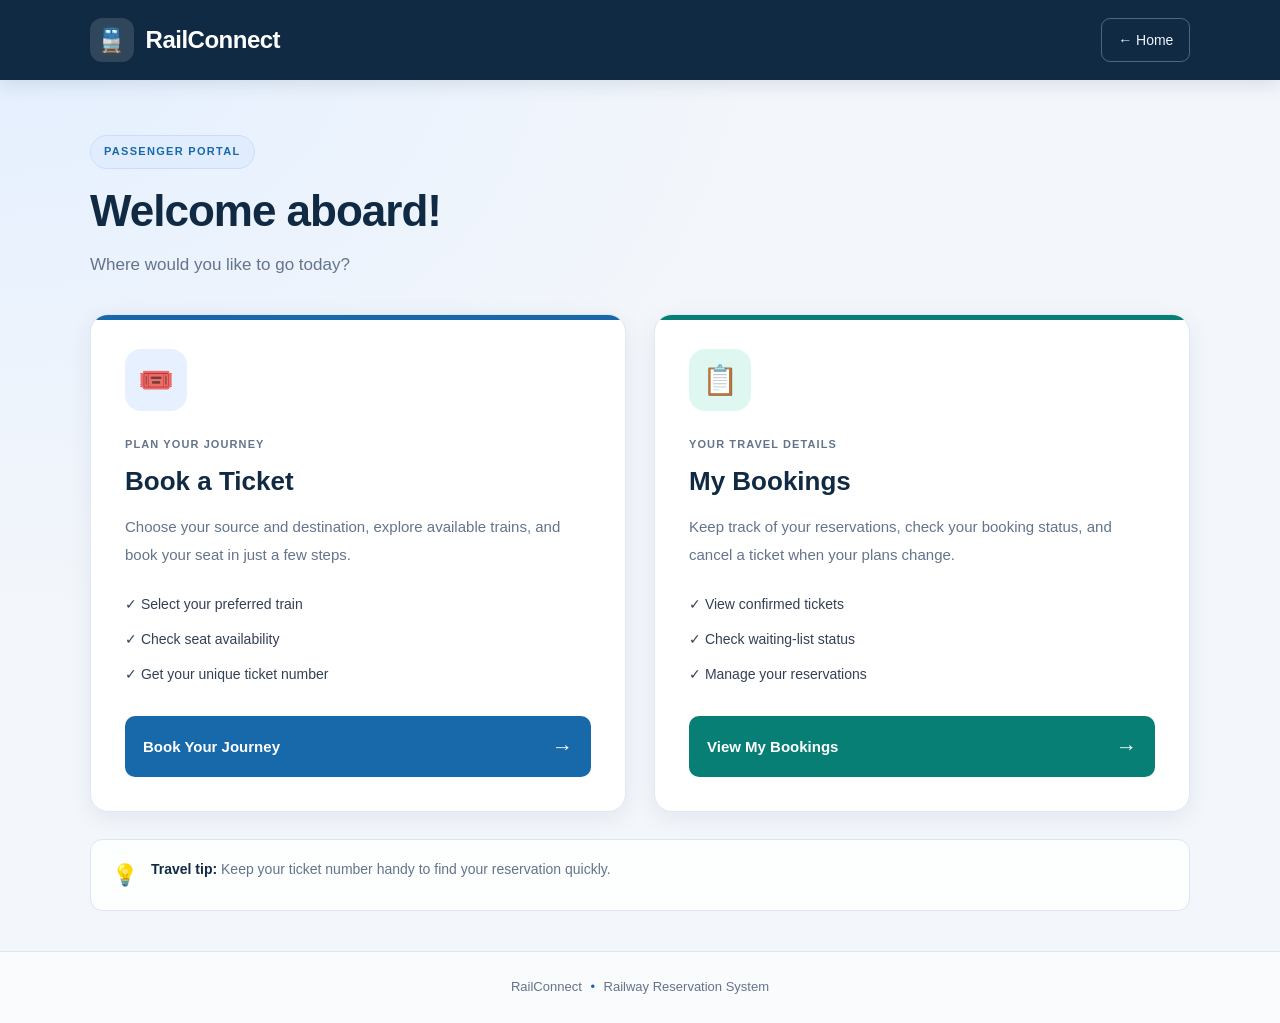
<file: public/passenger.html>
<!DOCTYPE html>
<html lang="en">
<head>
    <meta charset="UTF-8">
    <meta name="viewport" content="width=device-width, initial-scale=1.0">
    <title>Passenger Dashboard | RailConnect</title>
    <link rel="stylesheet" href="style.css">
</head>

<body class="passenger-page">

    <header class="header">
        <a href="index.html" class="brand">
            <span class="brand-icon">🚆</span>
            <span>RailConnect</span>
        </a>

        <a href="index.html" class="header-home">← Home</a>
    </header>

    <main class="page-container passenger-container">

        <section class="passenger-welcome">
            <span class="welcome-label">PASSENGER PORTAL</span>
            <h1>Welcome aboard!</h1>
            <p>Where would you like to go today?</p>
        </section>

        <section class="dashboard-grid passenger-dashboard">

            <article class="dashboard-card passenger-action-card booking-card">
                <div class="card-icon booking-icon">🎟️</div>

                <span class="card-label">PLAN YOUR JOURNEY</span>
                <h2>Book a Ticket</h2>

                <p>
                    Choose your source and destination, explore available
                    trains, and book your seat in just a few steps.
                </p>

                <ul class="card-benefits">
                    <li>✓ Select your preferred train</li>
                    <li>✓ Check seat availability</li>
                    <li>✓ Get your unique ticket number</li>
                </ul>

                <button class="passenger-button"
                        onclick="openBooking()">
                    Book Your Journey <span>→</span>
                </button>
            </article>

            <article class="dashboard-card passenger-action-card bookings-card">
                <div class="card-icon history-icon">📋</div>

                <span class="card-label">YOUR TRAVEL DETAILS</span>
                <h2>My Bookings</h2>

                <p>
                    Keep track of your reservations, check your booking
                    status, and cancel a ticket when your plans change.
                </p>

                <ul class="card-benefits">
                    <li>✓ View confirmed tickets</li>
                    <li>✓ Check waiting-list status</li>
                    <li>✓ Manage your reservations</li>
                </ul>

                <button class="passenger-button secondary-passenger-button"
                        onclick="openMyBookings()">
                    View My Bookings <span>→</span>
                </button>
            </article>

        </section>

        <div class="passenger-note">
            <span>💡</span>
            <p>
                <strong>Travel tip:</strong> Keep your ticket number handy
                to find your reservation quickly.
            </p>
        </div>

    </main>

    <footer class="footer passenger-footer">
        <p>RailConnect <span>•</span> Railway Reservation System</p>
    </footer>

    <script>
        function openBooking() {
            window.location.href = "booking.html";
        }

        function openMyBookings() {
            window.location.href = "my-bookings.html";
        }

        function goHome() {
            window.location.href = "index.html";
        }
    </script>

</body>
</html>
</file>
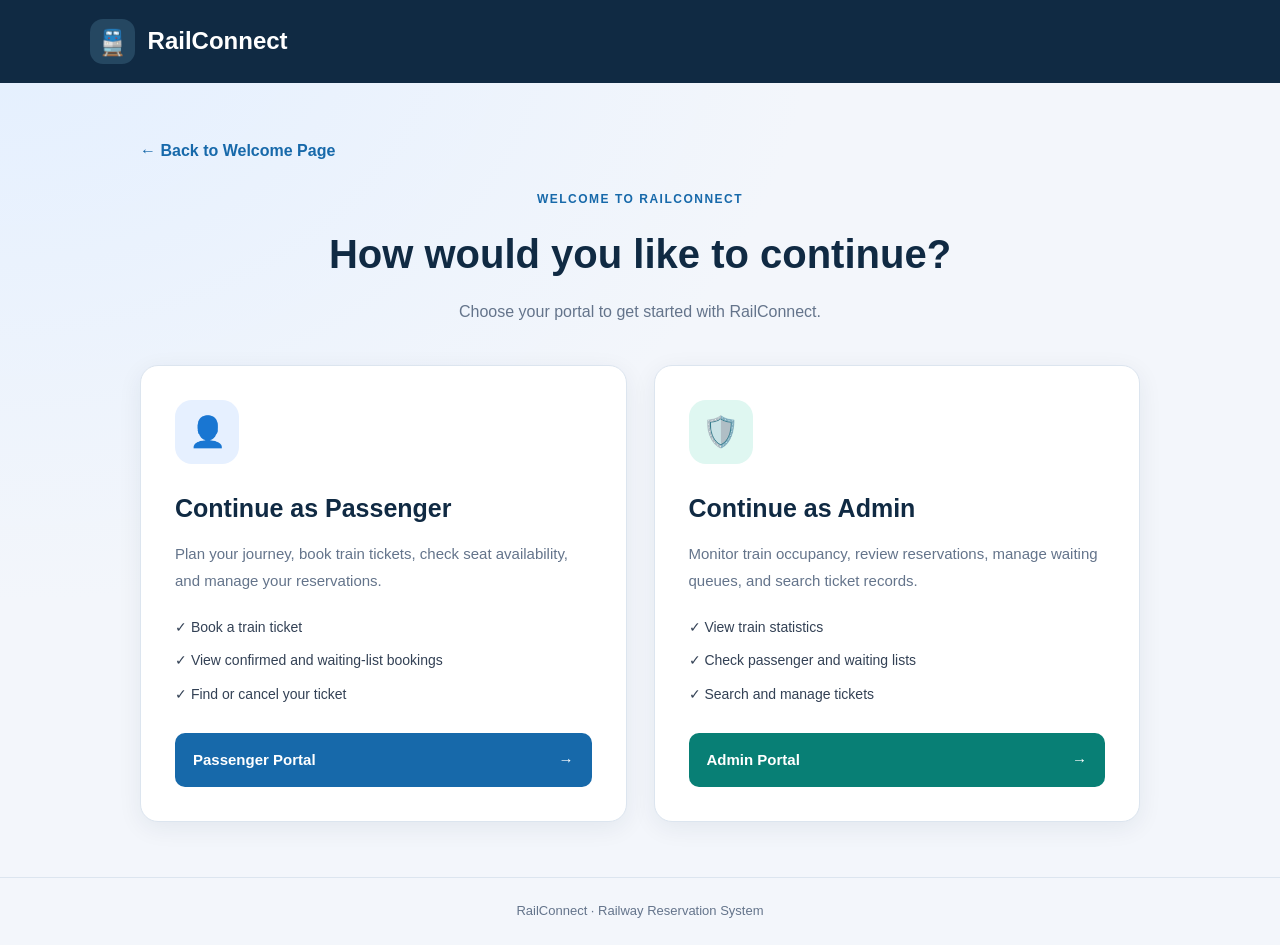
<file: public/role-selection.html>
<!DOCTYPE html>
<html lang="en">
<head>
    <meta charset="UTF-8">
    <meta name="viewport" content="width=device-width, initial-scale=1.0">
    <title>Choose Your Portal | RailConnect</title>
    <link rel="stylesheet" href="style.css">
    <style>
        .role-page {
            min-height: 100vh;
            display: flex;
            flex-direction: column;
            background:
                radial-gradient(ellipse at top left, #e3efff, transparent 45%),
                #f3f6fb;
        }

        .role-header {
            display: flex;
            align-items: center;
            gap: 13px;
            padding: 19px 7%;
            color: white;
            background: #102a43;
        }

        .role-logo {
            width: 45px;
            height: 45px;
            display: grid;
            place-items: center;
            border-radius: 13px;
            background: #254761;
            font-size: 25px;
        }

        .role-header h2 {
            font-size: 24px;
        }

        .role-main {
            width: 90%;
            max-width: 1000px;
            margin: 55px auto;
            flex: 1;
        }

        .role-intro {
            text-align: center;
            margin-bottom: 38px;
        }

        .role-intro .eyebrow {
            color: #1769aa;
            font-weight: 700;
            font-size: 12px;
            letter-spacing: 1.5px;
            margin-bottom: 12px;
        }

        .role-intro h1 {
            color: #102a43;
            font-size: clamp(30px, 4vw, 40px);
            margin-bottom: 12px;
        }

        .role-intro p {
            color: #64748b;
            font-size: 16px;
            line-height: 1.8;
        }

        .portal-options {
            display: grid;
            grid-template-columns: repeat(2, minmax(0, 1fr));
            gap: 27px;
        }

        .portal-card {
            display: flex;
            flex-direction: column;
            align-items: flex-start;
            background: white;
            padding: 34px;
            border: 1px solid #dce5ef;
            border-radius: 18px;
            box-shadow: 0 6px 24px rgba(16,42,67,.07);
            transition: transform .2s, box-shadow .2s;
        }

        .portal-card:hover {
            transform: translateY(-5px);
            box-shadow: 0 14px 32px rgba(16,42,67,.11);
        }

        .portal-icon {
            width: 64px;
            height: 64px;
            display: grid;
            place-items: center;
            border-radius: 17px;
            font-size: 30px;
            margin-bottom: 24px;
        }

        .passenger-portal-icon {
            background: #e6f0ff;
        }

        .admin-portal-icon {
            background: #dff7f1;
        }

        .portal-card h2 {
            color: #102a43;
            font-size: 25px;
            margin-bottom: 12px;
        }

        .portal-card p {
            color: #64748b;
            font-size: 15px;
            line-height: 1.8;
            margin-bottom: 22px;
        }

        .portal-list {
            list-style: none;
            margin-bottom: 28px;
            display: grid;
            gap: 11px;
        }

        .portal-list li {
            color: #334155;
            font-size: 14px;
        }

        .portal-button {
            display: flex;
            justify-content: space-between;
            align-items: center;
            gap: 10px;
            width: 100%;
            margin-top: auto;
            padding: 15px 18px;
            border-radius: 10px;
            background: #1769aa;
            color: white;
            font-size: 15px;
            font-weight: 700;
            transition: background .2s;
        }

        .portal-button:hover {
            background: #104e82;
        }

        .admin-portal-button {
            background: #087f75;
        }

        .admin-portal-button:hover {
            background: #06665f;
        }

        .role-back {
            display: inline-block;
            margin-bottom: 25px;
            color: #1769aa;
            font-weight: 600;
        }

        .role-back:hover {
            text-decoration: underline;
        }

        .role-footer {
            padding: 23px;
            text-align: center;
            color: #64748b;
            border-top: 1px solid #dce5ef;
            font-size: 13px;
        }

        @media (max-width: 700px) {
            .role-main {
                margin: 32px auto;
            }

            .portal-options {
                grid-template-columns: 1fr;
            }

            .portal-card {
                padding: 27px;
            }
        }
    </style>
</head>

<body class="role-page">

    <header class="role-header">
        <div class="role-logo">🚆</div>
        <h2>RailConnect</h2>
    </header>

    <main class="role-main">

        <a href="index.html" class="role-back">
            ← Back to Welcome Page
        </a>

        <section class="role-intro">
            <p class="eyebrow">WELCOME TO RAILCONNECT</p>
            <h1>How would you like to continue?</h1>
            <p>
                Choose your portal to get started with RailConnect.
            </p>
        </section>

        <section class="portal-options">

            <article class="portal-card">
                <div class="portal-icon passenger-portal-icon">👤</div>

                <h2>Continue as Passenger</h2>

                <p>
                    Plan your journey, book train tickets, check
                    seat availability, and manage your reservations.
                </p>

                <ul class="portal-list">
                    <li>✓ Book a train ticket</li>
                    <li>✓ View confirmed and waiting-list bookings</li>
                    <li>✓ Find or cancel your ticket</li>
                </ul>

                <a href="passenger.html" class="portal-button">
                    Passenger Portal <span>→</span>
                </a>
            </article>

            <article class="portal-card">
                <div class="portal-icon admin-portal-icon">🛡️</div>

                <h2>Continue as Admin</h2>

                <p>
                    Monitor train occupancy, review reservations,
                    manage waiting queues, and search ticket records.
                </p>

                <ul class="portal-list">
                    <li>✓ View train statistics</li>
                    <li>✓ Check passenger and waiting lists</li>
                    <li>✓ Search and manage tickets</li>
                </ul>

                <a href="admin.html"
                   class="portal-button admin-portal-button">
                    Admin Portal <span>→</span>
                </a>
            </article>

        </section>

    </main>

    <footer class="role-footer">
        RailConnect · Railway Reservation System
    </footer>

</body>
</html>
</file>
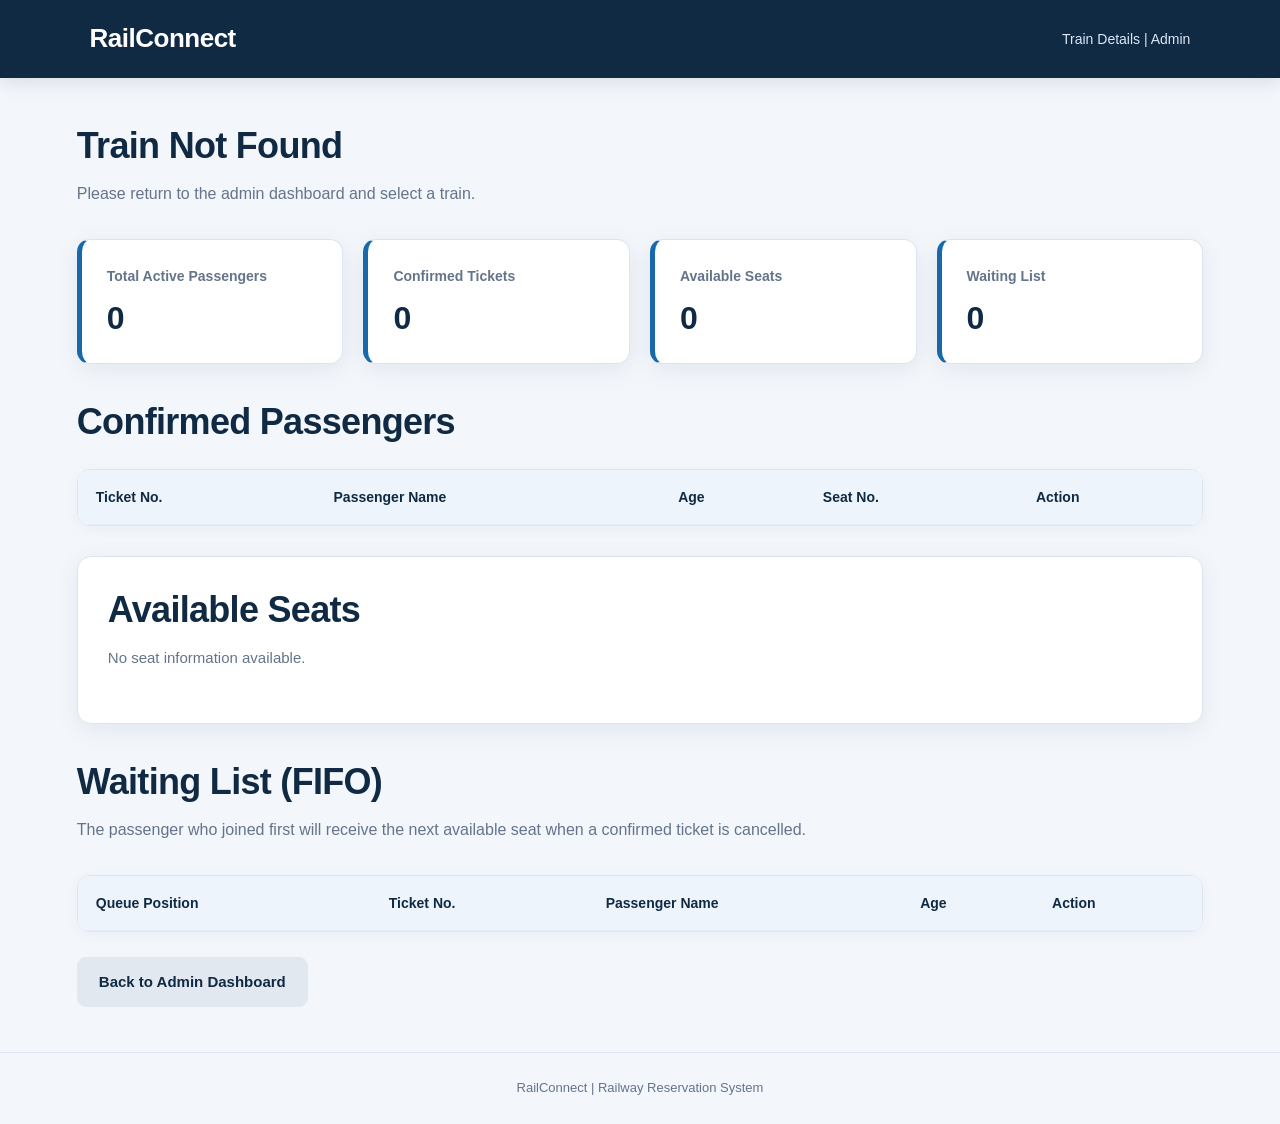
<file: public/train-details.html>
<!DOCTYPE html>
<html lang="en">
<head>
    <meta charset="UTF-8">
    <meta name="viewport" content="width=device-width, initial-scale=1.0">
    <title>Train Details | RailConnect</title>
    <link rel="stylesheet" href="style.css">
</head>

<body>

    <header class="header">
        <h2>RailConnect</h2>
        <p>Train Details | Admin</p>
    </header>

    <main class="page-container">

        <h1 class="page-title" id="trainTitle">Train Details</h1>

        <p class="page-description" id="trainRoute">
            Loading train information...
        </p>

        <!-- Train statistics -->
        <section class="stats-grid">

            <div class="stat-card">
                <h3>Total Active Passengers</h3>
                <p class="stat-number" id="totalPassengers">0</p>
            </div>

            <div class="stat-card">
                <h3>Confirmed Tickets</h3>
                <p class="stat-number" id="confirmedCount">0</p>
            </div>

            <div class="stat-card">
                <h3>Available Seats</h3>
                <p class="stat-number" id="availableCount">0</p>
            </div>

            <div class="stat-card">
                <h3>Waiting List</h3>
                <p class="stat-number" id="waitingCount">0</p>
            </div>

        </section>

        <!-- Confirmed passengers -->
        <section style="margin-top: 35px;">

            <h2 class="page-title">Confirmed Passengers</h2>

            <div class="table-container">
                <table>
                    <thead>
                        <tr>
                            <th>Ticket No.</th>
                            <th>Passenger Name</th>
                            <th>Age</th>
                            <th>Seat No.</th>
                            <th>Action</th>
                        </tr>
                    </thead>

                    <tbody id="confirmedTable">
                    </tbody>
                </table>
            </div>

        </section>

        <!-- Available seats -->
        <section class="dashboard-card" style="margin-top: 30px;">

            <h2 class="page-title">Available Seats</h2>

            <p id="availableSeatNumbers">
                No seat information available.
            </p>

        </section>

        <!-- Waiting list -->
        <section style="margin-top: 35px;">

            <h2 class="page-title">Waiting List (FIFO)</h2>

            <p class="page-description">
                The passenger who joined first will receive the next
                available seat when a confirmed ticket is cancelled.
            </p>

            <div class="table-container">
                <table>
                    <thead>
                        <tr>
                            <th>Queue Position</th>
                            <th>Ticket No.</th>
                            <th>Passenger Name</th>
                            <th>Age</th>
                            <th>Action</th>
                        </tr>
                    </thead>

                    <tbody id="waitingTable">
                    </tbody>
                </table>
            </div>

        </section>

        <p id="message" role="status"></p>

        <div class="action-buttons">
            <button
                class="secondary-button"
                onclick="window.location.href='admin.html'"
            >
                Back to Admin Dashboard
            </button>
        </div>

    </main>

    <footer class="footer">
        <p>RailConnect | Railway Reservation System</p>
    </footer>

    <script>
        /*
          Temporary demonstration data.
          These records will later come from the C backend.
        */

        const trainData = {
            "101": {
                id: "101",
                name: "Coastal Express",
                source: "Kochi",
                destination: "Kottayam",
                capacity: 5,
                confirmed: [
                    {
                        ticket: 1001,
                        name: "Anu",
                        age: 21,
                        seat: 1
                    },
                    {
                        ticket: 1002,
                        name: "Meera",
                        age: 22,
                        seat: 2
                    },
                    {
                        ticket: 1005,
                        name: "Rahul",
                        age: 24,
                        seat: 3
                    },
                    {
                        ticket: 1006,
                        name: "Arun",
                        age: 20,
                        seat: 4
                    },
                    {
                        ticket: 1007,
                        name: "Diya",
                        age: 23,
                        seat: 5
                    }
                ],
                waiting: [
                    {
                        ticket: 1008,
                        name: "Nikhil",
                        age: 22
                    },
                    {
                        ticket: 1009,
                        name: "Sara",
                        age: 21
                    }
                ]
            },

            "202": {
                id: "202",
                name: "City Link",
                source: "Kochi",
                destination: "Thrissur",
                capacity: 5,
                confirmed: [
                    {
                        ticket: 1003,
                        name: "Rahul",
                        age: 24,
                        seat: 1
                    },
                    {
                        ticket: 1010,
                        name: "Akhil",
                        age: 20,
                        seat: 2
                    },
                    {
                        ticket: 1011,
                        name: "Maya",
                        age: 22,
                        seat: 3
                    }
                ],
                waiting: []
            }
        };

        const params = new URLSearchParams(window.location.search);
        const trainId = params.get("train");

        const train = trainData[trainId];

        function makeCell(row, value) {
            const cell = document.createElement("td");
            cell.textContent = value;
            row.appendChild(cell);
        }

        function createCancelButton(ticketNumber, row) {
            const cell = document.createElement("td");
            const button = document.createElement("button");

            button.textContent = "Cancel";
            button.className = "cancel-button";

            button.addEventListener("click", function() {
                cancelTicket(ticketNumber);
            });

            cell.appendChild(button);
            row.appendChild(cell);
        }

        function displayTrainDetails() {
            if (!train) {
                document.getElementById("trainTitle").textContent =
                    "Train Not Found";

                document.getElementById("trainRoute").textContent =
                    "Please return to the admin dashboard and select a train.";

                return;
            }

            document.getElementById("trainTitle").textContent =
                train.id + " - " + train.name;

            document.getElementById("trainRoute").textContent =
                "Route: " + train.source + " to " + train.destination;

            const confirmedCount = train.confirmed.length;
            const waitingCount = train.waiting.length;
            const availableCount = train.capacity - confirmedCount;

            document.getElementById("totalPassengers").textContent =
                confirmedCount + waitingCount;

            document.getElementById("confirmedCount").textContent =
                confirmedCount;

            document.getElementById("availableCount").textContent =
                availableCount;

            document.getElementById("waitingCount").textContent =
                waitingCount;

            displayConfirmedPassengers();
            displayAvailableSeats();
            displayWaitingPassengers();
        }

        function displayConfirmedPassengers() {
            const table = document.getElementById("confirmedTable");
            table.innerHTML = "";

            if (train.confirmed.length === 0) {
                table.innerHTML =
                    '<tr><td colspan="5">No confirmed passengers.</td></tr>';
                return;
            }

            train.confirmed.forEach(function(passenger) {
                const row = document.createElement("tr");

                makeCell(row, passenger.ticket);
                makeCell(row, passenger.name);
                makeCell(row, passenger.age);
                makeCell(row, passenger.seat);

                createCancelButton(passenger.ticket, row);

                table.appendChild(row);
            });
        }

        function displayAvailableSeats() {
            const occupiedSeats = train.confirmed.map(function(passenger) {
                return passenger.seat;
            });

            const freeSeats = [];

            for (let seat = 1; seat <= train.capacity; seat++) {
                if (!occupiedSeats.includes(seat)) {
                    freeSeats.push(seat);
                }
            }

            document.getElementById("availableSeatNumbers").textContent =
                freeSeats.length > 0
                    ? "Free seat numbers: " + freeSeats.join(", ")
                    : "No seats are currently available.";
        }

        function displayWaitingPassengers() {
            const table = document.getElementById("waitingTable");
            table.innerHTML = "";

            if (train.waiting.length === 0) {
                table.innerHTML =
                    '<tr><td colspan="5">No passengers in the waiting list.</td></tr>';
                return;
            }

            train.waiting.forEach(function(passenger, index) {
                const row = document.createElement("tr");

                makeCell(row, index + 1);
                makeCell(row, passenger.ticket);
                makeCell(row, passenger.name);
                makeCell(row, passenger.age);

                createCancelButton(passenger.ticket, row);

                table.appendChild(row);
            });
        }

        function cancelTicket(ticketNumber) {
            if (!train) {
                return;
            }

            const confirmedIndex = train.confirmed.findIndex(
                function(passenger) {
                    return passenger.ticket === ticketNumber;
                }
            );

            const waitingIndex = train.waiting.findIndex(
                function(passenger) {
                    return passenger.ticket === ticketNumber;
                }
            );

            const passenger =
                confirmedIndex !== -1
                    ? train.confirmed[confirmedIndex]
                    : train.waiting[waitingIndex];

            if (!passenger) {
                return;
            }

            const okay = window.confirm(
                "Cancel ticket " + ticketNumber +
                " for " + passenger.name + "?"
            );

            if (!okay) {
                return;
            }

            document.getElementById("message").textContent =
                "Demonstration only: actual cancellation and waiting-list " +
                "promotion will be implemented in the C backend.";
        }

        displayTrainDetails();
    </script>

</body>
</html>
</file>
<file: style.css>
/* =========================================================
   RAILCONNECT — SHARED DESIGN SYSTEM
   Works with all nine project pages.
   ========================================================= */

/* 1. DESIGN TOKENS */

:root {
    --navy: #142d4e;
    --navy-light: #1e426b;
    --blue: #356be8;
    --blue-hover: #2556c5;
    --blue-pale: #edf3ff;
    --teal: #168a83;

    --background: #f5f7fb;
    --surface: #ffffff;
    --surface-soft: #f8faff;
    --border: #e2e8f1;

    --text: #202e40;
    --muted: #718096;

    --success: #147d55;
    --success-bg: #e7f7ef;
    --warning: #a8660a;
    --warning-bg: #fff4db;
    --danger: #c23b45;
    --danger-bg: #fff0f0;

    --shadow-sm: 0 3px 12px rgba(24, 48, 79, 0.05);
    --shadow-md: 0 12px 32px rgba(24, 48, 79, 0.09);

    --radius-sm: 9px;
    --radius-md: 15px;
    --radius-lg: 22px;

    --content-width: 1160px;
}

/* 2. RESET AND GLOBAL STYLES */

* {
    box-sizing: border-box;
}

html {
    scroll-behavior: smooth;
    scroll-padding-top: 90px;
}

body {
    margin: 0;
    min-height: 100vh;
    background: var(--background);
    color: var(--text);
    font-family: "Inter", "Segoe UI", Arial, sans-serif;
    font-size: 15px;
    line-height: 1.65;
    -webkit-font-smoothing: antialiased;
}

body {
    display: flex;
    flex-direction: column;
}

main {
    flex: 1;
}

h1,
h2,
h3,
h4,
p {
    margin-top: 0;
}

h1,
h2,
h3,
h4 {
    color: var(--navy);
    line-height: 1.25;
    letter-spacing: -0.035em;
}

h1 {
    font-size: clamp(2rem, 4vw, 3.15rem);
    font-weight: 750;
}

h2 {
    font-size: 1.45rem;
    font-weight: 700;
}

h3 {
    font-size: 1.1rem;
    font-weight: 700;
}

p {
    color: var(--muted);
}

a {
    color: var(--blue);
    text-decoration: none;
}

a:hover {
    color: var(--blue-hover);
}

button,
input,
select,
textarea {
    font: inherit;
}

button,
a,
input,
select {
    -webkit-tap-highlight-color: transparent;
}

button:focus-visible,
a:focus-visible,
input:focus-visible,
select:focus-visible {
    outline: 3px solid rgba(53, 107, 232, 0.3);
    outline-offset: 3px;
}

button:disabled {
    cursor: not-allowed;
    opacity: 0.55;
}

[hidden] {
    display: none !important;
}

::selection {
    background: #dbe7ff;
    color: var(--navy);
}

/* 3. HEADER AND NAVIGATION */

.site-header {
    position: sticky;
    top: 0;
    z-index: 20;
    width: 100%;
    background: rgba(255, 255, 255, 0.96);
    border-bottom: 1px solid var(--border);
    backdrop-filter: blur(14px);
}

.header-inner {
    width: min(var(--content-width), calc(100% - 48px));
    min-height: 76px;
    margin: 0 auto;
    display: flex;
    align-items: center;
    justify-content: space-between;
    gap: 24px;
}

.site-logo,
.footer-logo {
    display: inline-flex;
    align-items: center;
    gap: 11px;
    color: var(--navy);
    font-size: 1.15rem;
    font-weight: 800;
    letter-spacing: -0.04em;
}

.site-logo:hover,
.footer-logo:hover {
    color: var(--navy);
}

.logo-mark {
    width: 39px;
    height: 39px;
    display: inline-grid;
    place-items: center;
    flex-shrink: 0;
    border-radius: 12px;
    background: var(--navy);
    color: #fff;
    font-size: 0.88rem;
    font-weight: 800;
    letter-spacing: -0.03em;
}

.main-navigation {
    display: flex;
    align-items: center;
    justify-content: flex-end;
    gap: 28px;
}

.main-navigation a {
    color: #526277;
    font-size: 0.9rem;
    font-weight: 600;
    transition: color 0.2s ease;
}

.main-navigation a:hover {
    color: var(--blue);
}

.main-navigation .nav-cta {
    padding: 10px 17px;
    border-radius: 9px;
    background: var(--blue);
    color: #fff;
}

.main-navigation .nav-cta:hover {
    background: var(--blue-hover);
    color: #fff;
}

/* 4. BUTTONS */

.button,
button.button {
    min-height: 44px;
    display: inline-flex;
    align-items: center;
    justify-content: center;
    gap: 9px;
    padding: 11px 18px;
    border: 1px solid transparent;
    border-radius: 10px;
    cursor: pointer;
    font-size: 0.9rem;
    font-weight: 700;
    line-height: 1.35;
    text-align: center;
    text-decoration: none;
    transition:
        background 0.2s ease,
        border-color 0.2s ease,
        color 0.2s ease,
        transform 0.2s ease,
        box-shadow 0.2s ease;
}

.button:hover,
button.button:hover {
    transform: translateY(-1px);
}

.button-primary {
    background: var(--blue);
    color: #fff;
    box-shadow: 0 4px 10px rgba(53, 107, 232, 0.15);
}

.button-primary:hover {
    background: var(--blue-hover);
    color: #fff;
    box-shadow: 0 6px 16px rgba(53, 107, 232, 0.22);
}

.button-secondary {
    border-color: #d8e2f0;
    background: #fff;
    color: var(--navy);
}

.button-secondary:hover {
    border-color: #b7c9e8;
    background: var(--blue-pale);
    color: var(--navy);
}

.button-danger {
    min-height: 34px;
    padding: 7px 11px;
    border-color: #f4d1d4;
    background: #fff;
    color: var(--danger);
    font-size: 0.8rem;
}

.button-danger:hover {
    border-color: var(--danger);
    background: var(--danger-bg);
    color: #a32832;
}

/* 5. SHARED CONTENT LAYOUT */

.page-container,
.passenger-container {
    width: min(var(--content-width), calc(100% - 48px));
    margin: 0 auto;
    padding: 48px 0 72px;
}

.page-title {
    margin-bottom: 32px;
}

.page-title h1 {
    margin-bottom: 10px;
    font-size: clamp(2rem, 4vw, 2.65rem);
}

.page-title > p {
    max-width: 660px;
    margin-bottom: 0;
    font-size: 1rem;
}

.eyebrow,
.welcome-label,
.card-label {
    display: inline-block;
    margin-bottom: 11px;
    color: var(--blue);
    font-size: 0.73rem;
    font-weight: 800;
    letter-spacing: 0.12em;
    text-transform: uppercase;
}

.section-heading,
.available-trains-heading,
.table-heading {
    display: flex;
    align-items: center;
    justify-content: space-between;
    gap: 20px;
    margin-bottom: 22px;
}

.section-heading h2,
.available-trains-heading h2,
.table-heading h2 {
    margin-bottom: 0;
}

.text-muted {
    color: var(--muted);
    font-size: 0.84rem;
}

/* 6. SHARED CARDS */

.dashboard-card,
.feature-card,
.portal-card,
.feature-box,
.train-card {
    min-width: 0;
    padding: 26px;
    border: 1px solid var(--border);
    border-radius: var(--radius-md);
    background: var(--surface);
    box-shadow: var(--shadow-sm);
}

.dashboard-card > :last-child,
.feature-card > :last-child {
    margin-bottom: 0;
}

.dashboard-card h2 {
    margin-bottom: 10px;
}

.dashboard-card > p {
    font-size: 0.92rem;
}

/* 7. HOMEPAGE */

.landing-page {
    background: #fff;
}

.landing-page .header-inner {
    min-height: 78px;
}

.landing-hero {
    position: relative;
    width: min(var(--content-width), calc(100% - 48px));
    min-height: 425px;
    margin: 38px auto 0;
    padding: 54px 55px;
    display: grid;
    grid-template-columns: 1.1fr 0.9fr;
    align-items: center;
    gap: 36px;
    overflow: hidden;
    border: 1px solid #e2eaff;
    border-radius: 26px;
    background:
        radial-gradient(
            circle at 90% 10%,
            rgba(203, 220, 255, 0.65),
            transparent 35%
        ),
        linear-gradient(125deg, #f2f6ff 0%, #f9fbff 65%, #edf5ff 100%);
}

.hero-content {
    position: relative;
    z-index: 1;
    max-width: 540px;
}

.hero-content .eyebrow {
    padding: 7px 11px;
    border: 1px solid #d9e5ff;
    border-radius: 999px;
    background: rgba(255, 255, 255, 0.75);
}

.hero-content h1 {
    margin-bottom: 20px;
    font-size: clamp(2.5rem, 4.6vw, 3.8rem);
    line-height: 1.09;
    letter-spacing: -0.055em;
}

.hero-content h1 span {
    color: var(--blue);
}

.hero-content > p {
    max-width: 480px;
    margin-bottom: 27px;
    font-size: 1.03rem;
    line-height: 1.8;
}

.hero-actions {
    display: flex;
    align-items: center;
    flex-wrap: wrap;
    gap: 12px;
}

.hero-note {
    margin-top: 22px;
    display: flex;
    align-items: center;
    gap: 9px;
    color: #68778c;
    font-size: 0.83rem;
}

.status-dot {
    width: 8px;
    height: 8px;
    display: inline-block;
    flex-shrink: 0;
    border-radius: 50%;
    background: #1da77b;
}

.hero-visual {
    position: relative;
    display: flex;
    justify-content: center;
    align-items: center;
    min-width: 0;
    padding: 12px;
}

.journey-card {
    width: 100%;
    max-width: 380px;
    padding: 27px;
    border: 1px solid rgba(220, 230, 246, 0.95);
    border-radius: 19px;
    background: rgba(255, 255, 255, 0.94);
    box-shadow: 0 22px 55px rgba(37, 65, 108, 0.12);
}

.journey-card-top {
    display: flex;
    justify-content: space-between;
    align-items: center;
    gap: 12px;
    padding-bottom: 20px;
    border-bottom: 1px solid var(--border);
    color: var(--muted);
    font-size: 0.82rem;
}

.journey-card-top strong {
    color: var(--navy);
}

.journey-route {
    padding: 25px 0;
    display: grid;
    grid-template-columns: 1fr 65px 1fr;
    align-items: center;
    gap: 8px;
}

.station {
    min-width: 0;
}

.station:last-child {
    text-align: right;
}

.station strong {
    display: block;
    margin-bottom: 3px;
    color: var(--navy);
    font-size: 1.05rem;
}

.station small {
    color: var(--muted);
    font-size: 0.78rem;
}

.station-dot {
    width: 12px;
    height: 12px;
    display: inline-block;
    margin-bottom: 12px;
    border: 3px solid var(--blue);
    border-radius: 50%;
    background: #fff;
}

.route-line {
    position: relative;
    height: 2px;
    background: #c7d7f7;
}

.route-line::after {
    content: "›";
    position: absolute;
    top: -13px;
    right: -1px;
    color: var(--blue);
    font-size: 1.55rem;
}

.journey-card-footer {
    padding-top: 17px;
    display: flex;
    align-items: center;
    justify-content: space-between;
    gap: 10px;
    border-top: 1px solid var(--border);
    color: var(--muted);
    font-size: 0.8rem;
}

.journey-card-footer strong {
    color: var(--success);
}

.hero-caption {
    margin-top: 15px;
    color: var(--muted);
    font-size: 0.78rem;
    text-align: center;
}

.features-section {
    width: min(var(--content-width), calc(100% - 48px));
    margin: 80px auto;
}

.section-heading {
    align-items: flex-end;
    margin-bottom: 27px;
}

.section-heading h2 {
    margin-bottom: 8px;
    font-size: clamp(1.7rem, 3vw, 2.15rem);
}

.section-heading p {
    max-width: 570px;
    margin-bottom: 0;
}

.features-grid {
    display: grid;
    grid-template-columns: repeat(4, minmax(0, 1fr));
    gap: 18px;
}

.feature-card {
    padding: 23px;
    transition: transform 0.2s ease, box-shadow 0.2s ease;
}

.feature-card:hover {
    transform: translateY(-3px);
    box-shadow: var(--shadow-md);
}

.feature-number {
    margin-bottom: 20px;
    color: #a6b7d0;
    font-size: 0.8rem;
    font-weight: 800;
}

.feature-icon {
    width: 43px;
    height: 43px;
    margin-bottom: 18px;
    display: grid;
    place-items: center;
    border-radius: 12px;
    background: var(--blue-pale);
    color: var(--blue);
    font-size: 1.2rem;
}

.feature-card h3 {
    margin-bottom: 9px;
}

.feature-card p {
    margin-bottom: 0;
    font-size: 0.88rem;
    line-height: 1.75;
}

.landing-bottom-cta {
    width: min(var(--content-width), calc(100% - 48px));
    margin: 0 auto 70px;
    padding: 34px 38px;
    display: flex;
    align-items: center;
    justify-content: space-between;
    gap: 24px;
    border-radius: 18px;
    background: var(--navy);
}

.landing-bottom-cta h2 {
    margin-bottom: 7px;
    color: #fff;
}

.landing-bottom-cta p {
    margin-bottom: 0;
    color: #d0dceb;
}

.landing-bottom-cta .button {
    flex-shrink: 0;
}

/* 8. PORTAL SELECTION */

.portal-page {
    background:
        radial-gradient(circle at 95% 5%, #eaf1ff 0, transparent 25%),
        var(--background);
}

.portal-intro {
    max-width: 760px;
    margin: 0 auto 34px;
    text-align: center;
}

.portal-intro h1 {
    margin-bottom: 13px;
}

.portal-intro p {
    max-width: 600px;
    margin: 0 auto;
}

.portal-grid {
    display: grid;
    grid-template-columns: repeat(2, minmax(0, 1fr));
    gap: 22px;
    margin-bottom: 62px;
}

.portal-card {
    position: relative;
    padding: 31px;
    overflow: hidden;
    transition: transform 0.2s ease, box-shadow 0.2s ease;
}

.portal-card:hover {
    transform: translateY(-3px);
    box-shadow: var(--shadow-md);
}

.portal-card::before {
    content: "";
    position: absolute;
    top: 0;
    left: 0;
    width: 100%;
    height: 4px;
    background: var(--blue);
}

.admin-portal::before {
    background: var(--teal);
}

.portal-card-top {
    display: flex;
    align-items: flex-start;
    justify-content: space-between;
    gap: 16px;
    margin-bottom: 23px;
}

.portal-icon {
    width: 55px;
    height: 55px;
    display: grid;
    place-items: center;
    border-radius: 15px;
    background: var(--blue-pale);
    color: var(--blue);
    font-size: 1.45rem;
    font-weight: 800;
}

.admin-portal .portal-icon {
    background: #e5f7f3;
    color: var(--teal);
}

.portal-tag {
    padding: 5px 10px;
    border-radius: 999px;
    background: #eef2f8;
    color: #52647c;
    font-size: 0.72rem;
    font-weight: 700;
}

.portal-card h2 {
    margin-bottom: 10px;
}

.portal-card > p {
    margin-bottom: 22px;
}

.portal-features {
    margin: 0 0 26px;
    padding: 0;
    list-style: none;
}

.portal-features li {
    position: relative;
    margin-bottom: 10px;
    padding-left: 24px;
    color: #526277;
    font-size: 0.9rem;
}

.portal-features li::before {
    content: "✓";
    position: absolute;
    left: 0;
    color: var(--success);
    font-weight: 800;
}

.portal-button {
    width: 100%;
}

.available-trains-section {
    margin-top: 45px;
}

.available-trains-heading {
    align-items: flex-end;
}

.train-count {
    display: inline-flex;
    align-items: center;
    padding: 6px 11px;
    border: 1px solid var(--border);
    border-radius: 999px;
    background: #fff;
    color: #5b6b80;
    font-size: 0.8rem;
    font-weight: 700;
    white-space: nowrap;
}

.available-trains-grid {
    display: grid;
    grid-template-columns: repeat(2, minmax(0, 1fr));
    gap: 18px;
}

.available-train-card {
    padding: 24px;
    border: 1px solid var(--border);
    border-radius: var(--radius-md);
    background: #fff;
    box-shadow: var(--shadow-sm);
}

.available-train-card h3 {
    margin-bottom: 5px;
}

.available-train-card p {
    margin-bottom: 14px;
}

.available-train-card .button {
    margin-top: 10px;
}

/* 9. PASSENGER DASHBOARD */

.passenger-page {
    background:
        radial-gradient(circle at 100% 0%, #eaf1ff 0, transparent 26%),
        var(--background);
}

.passenger-container {
    padding-top: 52px;
}

.passenger-welcome {
    margin-bottom: 33px;
}

.passenger-welcome .welcome-label {
    margin-bottom: 13px;
}

.passenger-welcome h1 {
    margin-bottom: 12px;
}

.passenger-welcome p {
    max-width: 650px;
    margin-bottom: 0;
    font-size: 1rem;
}

.dashboard-grid {
    display: grid;
    grid-template-columns: repeat(2, minmax(0, 1fr));
    gap: 22px;
    margin-bottom: 40px;
}

.dashboard-card {
    padding: 27px;
}

.passenger-action-card {
    display: flex;
    flex-direction: column;
}

.card-icon {
    width: 49px;
    height: 49px;
    margin-bottom: 19px;
    display: grid;
    place-items: center;
    border-radius: 14px;
    background: var(--blue-pale);
    color: var(--blue);
    font-size: 1.35rem;
    font-weight: 800;
}

.dashboard-card .card-label {
    margin-bottom: 8px;
}

.dashboard-card .button {
    align-self: flex-start;
    margin-top: 9px;
}

.passenger-train-list {
    display: grid;
    grid-template-columns: repeat(2, minmax(0, 1fr));
    gap: 18px;
}

.passenger-train-item {
    min-width: 0;
    padding: 22px;
    border: 1px solid var(--border);
    border-radius: var(--radius-md);
    background: #fff;
    box-shadow: var(--shadow-sm);
}

.passenger-train-item h3 {
    margin-bottom: 7px;
}

.passenger-train-item p {
    margin-bottom: 8px;
}

.passenger-train-item .train-book-link {
    display: inline-block;
    margin-top: 12px;
    font-size: 0.88rem;
    font-weight: 700;
}

/* 10. FORMS AND INPUTS */

.form-group {
    min-width: 0;
    margin-bottom: 20px;
}

.form-group label {
    display: block;
    margin-bottom: 8px;
    color: #33445b;
    font-size: 0.87rem;
    font-weight: 700;
}

input,
select,
textarea {
    width: 100%;
    min-width: 0;
    min-height: 47px;
    padding: 11px 13px;
    border: 1px solid #d9e1ec;
    border-radius: 9px;
    background: #fff;
    color: var(--text);
    font-size: 0.92rem;
    transition: border-color 0.2s ease, box-shadow 0.2s ease;
}

input::placeholder,
textarea::placeholder {
    color: #9aa7b8;
}

input:hover,
select:hover,
textarea:hover {
    border-color: #bdcce0;
}

input:focus,
select:focus,
textarea:focus {
    border-color: var(--blue);
    outline: none;
    box-shadow: 0 0 0 3px rgba(53, 107, 232, 0.11);
}

input:disabled,
select:disabled,
textarea:disabled {
    background: #f1f4f8;
    cursor: not-allowed;
}

.form-row {
    display: grid;
    grid-template-columns: repeat(2, minmax(0, 1fr));
    gap: 16px;
}

.form-section-title {
    margin: 29px 0 19px;
    padding-top: 23px;
    border-top: 1px solid var(--border);
}

.form-description {
    margin-bottom: 24px;
}

#serverMessage,
#trainSearchMessage,
#bookingMessage,
#searchMessage,
#message {
    margin: 12px 0;
    color: var(--muted);
    font-size: 0.87rem;
}

#serverMessage:not(:empty),
#trainSearchMessage:not(:empty),
#bookingMessage:not(:empty),
#searchMessage:not(:empty),
#message:not(:empty) {
    padding: 10px 12px;
    border-radius: 8px;
    background: #f0f4fa;
}

form > .button,
form > button {
    max-width: 100%;
}

form .button-primary[type="submit"] {
    margin-top: 3px;
}

/* 11. BOOKING PAGE */

.booking-layout {
    display: grid;
    grid-template-columns: minmax(0, 1.45fr) minmax(270px, 0.75fr);
    align-items: start;
    gap: 24px;
}

.booking-form-card {
    padding: 31px;
}

.booking-form-card > h2:first-child {
    margin-bottom: 7px;
}

.booking-side-panel {
    display: grid;
    gap: 18px;
}

.booking-info-card {
    padding: 25px;
}

.booking-info-card h2 {
    margin-bottom: 24px;
}

.booking-steps {
    margin: 0;
    padding: 0;
    display: grid;
    gap: 22px;
    list-style: none;
}

.booking-steps li {
    display: grid;
    grid-template-columns: 37px minmax(0, 1fr);
    align-items: start;
    gap: 12px;
}

.booking-steps li > span {
    width: 36px;
    height: 36px;
    display: grid;
    place-items: center;
    border-radius: 11px;
    background: var(--blue-pale);
    color: var(--blue);
    font-size: 0.8rem;
    font-weight: 800;
}

.booking-steps strong {
    display: block;
    margin-bottom: 4px;
    color: var(--navy);
    font-size: 0.91rem;
}

.booking-steps p {
    margin-bottom: 0;
    font-size: 0.83rem;
    line-height: 1.65;
}

.booking-note {
    padding: 21px;
    border: 1px solid #dce7ff;
    border-radius: var(--radius-md);
    background: #eff4ff;
}

.booking-note strong {
    display: block;
    margin-bottom: 7px;
    color: var(--navy);
}

.booking-note p {
    margin-bottom: 0;
    font-size: 0.87rem;
}

.train-summary {
    margin: 19px 0;
    padding: 19px;
    border: 1px solid #d9e6ff;
    border-radius: 12px;
    background: var(--surface-soft);
}

.train-summary h3 {
    margin-bottom: 8px;
}

.train-summary p {
    margin-bottom: 5px;
    font-size: 0.9rem;
}

.booking-result {
    margin-top: 28px;
    padding: 31px;
    border: 1px solid #dce6f5;
    border-radius: var(--radius-lg);
    background: #fff;
    box-shadow: var(--shadow-md);
    scroll-margin-top: 100px;
}

.booking-result-heading {
    margin-bottom: 25px;
}

.booking-result-heading h2 {
    margin-bottom: 8px;
}

.booking-result-details {
    display: grid;
    grid-template-columns: repeat(3, minmax(0, 1fr));
    gap: 14px;
    margin-bottom: 25px;
}

.booking-result-details > div {
    min-width: 0;
    padding: 17px;
    border: 1px solid var(--border);
    border-radius: 11px;
    background: var(--surface-soft);
}

.booking-result-details span {
    display: block;
    margin-bottom: 7px;
    color: var(--muted);
    font-size: 0.78rem;
}

.booking-result-details strong {
    display: block;
    overflow-wrap: anywhere;
    color: var(--navy);
    font-size: 1.05rem;
}

.result-actions {
    display: flex;
    flex-wrap: wrap;
    align-items: center;
    gap: 12px;
    margin-top: 22px;
}

/* 12. MY BOOKINGS */

.booking-search-grid {
    align-items: stretch;
}

.booking-search-grid .dashboard-card {
    padding: 27px;
}

.booking-search-grid .button {
    align-self: flex-start;
}

.search-result {
    margin-top: 18px;
    padding: 20px;
    border: 1px solid var(--border);
    border-radius: 12px;
    background: var(--surface-soft);
    overflow-wrap: anywhere;
}

.search-result h3 {
    margin-bottom: 17px;
}

.search-result p {
    margin-bottom: 10px;
    font-size: 0.9rem;
}

.search-result p:last-child {
    margin-bottom: 0;
}

.search-result strong {
    color: var(--navy);
}

.bookings-table-card,
.train-detail-section {
    margin-bottom: 23px;
    padding: 26px;
}

.table-heading {
    align-items: center;
}

.table-heading .eyebrow {
    margin-bottom: 6px;
}

.table-heading h2 {
    margin-bottom: 0;
}

.table-responsive {
    width: 100%;
    overflow-x: auto;
    border: 1px solid var(--border);
    border-radius: 11px;
    background: #fff;
    -webkit-overflow-scrolling: touch;
}

table {
    width: 100%;
    border-collapse: collapse;
    text-align: left;
    font-size: 0.88rem;
}

thead {
    background: #f4f7fc;
}

th {
    padding: 15px 16px;
    color: #52637a;
    font-size: 0.76rem;
    font-weight: 800;
    letter-spacing: 0.035em;
    white-space: nowrap;
}

td {
    padding: 15px 16px;
    border-top: 1px solid #edf0f5;
    color: #45566b;
    vertical-align: middle;
}

tbody tr {
    transition: background 0.15s ease;
}

tbody tr:hover {
    background: #f8faff;
}

tbody td[colspan] {
    padding: 28px 18px;
    color: var(--muted);
    text-align: center;
}

.status-label {
    display: inline-flex;
    align-items: center;
    justify-content: center;
    padding: 5px 9px;
    border-radius: 999px;
    font-size: 0.74rem;
    font-weight: 800;
    line-height: 1.3;
    white-space: nowrap;
}

.status-label.confirmed,
.confirmed {
    background: var(--success-bg);
    color: var(--success);
}

.status-label.waiting,
.waiting {
    background: var(--warning-bg);
    color: var(--warning);
}

.status-label.cancelled,
.cancelled {
    background: var(--danger-bg);
    color: var(--danger);
}

.page-bottom-link {
    margin-top: 25px;
}

/* 13. ADMIN DASHBOARD AND TRAIN DETAILS */

.admin-stats-grid {
    display: grid;
    grid-template-columns: repeat(4, minmax(0, 1fr));
    gap: 17px;
    margin-bottom: 42px;
}

.stat-card {
    position: relative;
    padding: 23px;
    overflow: hidden;
}

.stat-card::before {
    content: "";
    position: absolute;
    top: 0;
    left: 0;
    width: 100%;
    height: 3px;
    background: var(--blue);
}

.stat-label {
    display: block;
    margin-bottom: 14px;
    color: #68788e;
    font-size: 0.83rem;
    font-weight: 600;
}

.stat-value {
    display: block;
    margin-bottom: 8px;
    color: var(--navy);
    font-size: clamp(1.8rem, 3vw, 2.35rem);
    font-weight: 800;
    line-height: 1.1;
    letter-spacing: -0.055em;
}

.stat-caption {
    display: block;
    color: #8b98a9;
    font-size: 0.76rem;
}

.admin-trains-section {
    margin-bottom: 42px;
}

.admin-train-grid {
    display: grid;
    grid-template-columns: repeat(2, minmax(0, 1fr));
    gap: 20px;
}

.admin-train-card {
    padding: 27px;
}

.admin-train-heading {
    display: flex;
    align-items: center;
    justify-content: space-between;
    gap: 12px;
    margin-bottom: 19px;
}

.train-id-label {
    color: var(--blue);
    font-size: 0.76rem;
    font-weight: 800;
    letter-spacing: 0.08em;
}

.admin-train-card h3 {
    margin-bottom: 6px;
    font-size: 1.3rem;
}

.train-route-text {
    margin-bottom: 23px;
    font-size: 0.9rem;
}

.train-stat-row {
    display: flex;
    align-items: center;
    justify-content: space-between;
    gap: 16px;
    padding: 13px 0;
    border-top: 1px solid #edf0f5;
    color: #69788c;
    font-size: 0.87rem;
}

.train-stat-row strong {
    color: var(--navy);
    font-size: 0.94rem;
}

.admin-train-card > .button {
    width: 100%;
    margin-top: 20px;
}

.admin-search-card {
    padding: 29px;
}

.admin-search-card h2 {
    margin-bottom: 8px;
}

.admin-search-form {
    display: grid;
    grid-template-columns: minmax(0, 1fr) auto;
    align-items: end;
    gap: 15px;
    margin-top: 22px;
}

.admin-search-form .form-group {
    margin-bottom: 0;
}

.admin-search-form .button {
    margin-bottom: 0;
}

.train-detail-section > h2 {
    margin-bottom: 12px;
}

.train-detail-section > p {
    margin-bottom: 0;
}

/* 14. LEGACY CLASS COMPATIBILITY */

.brand {
    display: inline-flex;
    align-items: center;
    gap: 10px;
    color: var(--navy);
    font-weight: 800;
}

.page-header {
    margin-bottom: 28px;
}

.search-container {
    display: flex;
    flex-wrap: wrap;
    align-items: end;
    gap: 14px;
    margin-bottom: 24px;
}

.search-container .form-group {
    flex: 1 1 220px;
    margin-bottom: 0;
}

.form-container,
.content-card {
    padding: 26px;
    border: 1px solid var(--border);
    border-radius: var(--radius-md);
    background: #fff;
    box-shadow: var(--shadow-sm);
}

.stats-container {
    display: grid;
    grid-template-columns: repeat(4, minmax(0, 1fr));
    gap: 17px;
}

.train-card {
    margin-bottom: 20px;
}

.available-seat,
.seat-available {
    color: var(--success);
    font-weight: 700;
}

.seat-unavailable {
    color: var(--danger);
    font-weight: 700;
}

/* 15. FOOTER */

.site-footer {
    margin-top: auto;
    border-top: 1px solid var(--border);
    background: #fff;
}

.footer-inner {
    width: min(var(--content-width), calc(100% - 48px));
    min-height: 86px;
    margin: 0 auto;
    display: flex;
    align-items: center;
    justify-content: space-between;
    gap: 20px;
}

.footer-logo {
    font-size: 1rem;
}

.footer-inner p,
.footer-inner > span {
    margin-bottom: 0;
    color: #8390a1;
    font-size: 0.8rem;
}

/* 16. RESPONSIVE DESIGN — TABLETS */

@media (max-width: 1000px) {
    .landing-hero {
        padding: 42px;
        gap: 22px;
    }

    .features-grid {
        grid-template-columns: repeat(2, minmax(0, 1fr));
    }

    .admin-stats-grid,
    .stats-container {
        grid-template-columns: repeat(2, minmax(0, 1fr));
    }

    .booking-layout {
        grid-template-columns: minmax(0, 1.2fr) minmax(240px, 0.8fr);
        gap: 17px;
    }

    .booking-form-card {
        padding: 25px;
    }

    .journey-card {
        padding: 22px;
    }
}

/* 17. RESPONSIVE DESIGN — MOBILE */

@media (max-width: 760px) {
    .header-inner {
        width: calc(100% - 32px);
        min-height: 68px;
        gap: 12px;
    }

    .site-logo {
        font-size: 1rem;
    }

    .logo-mark {
        width: 35px;
        height: 35px;
    }

    .main-navigation {
        gap: 13px;
    }

    .main-navigation a {
        font-size: 0.8rem;
    }

    .main-navigation .nav-cta {
        padding: 8px 10px;
    }

    .page-container,
    .passenger-container {
        width: calc(100% - 32px);
        padding-top: 35px;
        padding-bottom: 48px;
    }

    .page-title {
        margin-bottom: 25px;
    }

    .landing-hero {
        width: calc(100% - 32px);
        margin-top: 22px;
        padding: 34px 27px;
        grid-template-columns: 1fr;
        gap: 23px;
        border-radius: 20px;
    }

    .hero-content h1 {
        font-size: clamp(2.25rem, 8vw, 3.2rem);
    }

    .hero-visual {
        padding: 0;
    }

    .journey-card {
        max-width: 440px;
    }

    .features-section {
        width: calc(100% - 32px);
        margin: 55px auto;
    }

    .features-grid {
        gap: 13px;
    }

    .feature-card {
        padding: 19px;
    }

    .landing-bottom-cta {
        width: calc(100% - 32px);
        margin-bottom: 45px;
        padding: 26px;
        align-items: flex-start;
        flex-direction: column;
    }

    .portal-grid,
    .available-trains-grid,
    .dashboard-grid,
    .passenger-train-list,
    .admin-train-grid {
        grid-template-columns: 1fr;
    }

    .portal-grid {
        gap: 17px;
        margin-bottom: 45px;
    }

    .portal-card {
        padding: 25px;
    }

    .booking-layout {
        grid-template-columns: 1fr;
    }

    .booking-side-panel {
        grid-template-columns: 1fr;
    }

    .booking-result {
        padding: 24px;
    }

    .booking-result-details {
        grid-template-columns: 1fr;
    }

    .admin-stats-grid,
    .stats-container {
        grid-template-columns: repeat(2, minmax(0, 1fr));
        gap: 12px;
    }

    .stat-card {
        padding: 18px;
    }

    .stat-label {
        font-size: 0.78rem;
    }

    .stat-value {
        font-size: 1.9rem;
    }

    .bookings-table-card,
    .train-detail-section {
        padding: 19px;
    }

    .admin-search-form {
        grid-template-columns: 1fr;
    }

    .admin-search-form .button {
        width: 100%;
    }

    .footer-inner {
        width: calc(100% - 32px);
        padding: 20px 0;
        align-items: flex-start;
        flex-direction: column;
        gap: 7px;
    }
}

/* 18. RESPONSIVE DESIGN — SMALL PHONES */

@media (max-width: 480px) {
    body {
        font-size: 14px;
    }

    .header-inner {
        width: calc(100% - 24px);
    }

    .site-logo {
        gap: 7px;
        font-size: 0.9rem;
    }

    .logo-mark {
        width: 32px;
        height: 32px;
        border-radius: 9px;
        font-size: 0.78rem;
    }

    .main-navigation {
        gap: 10px;
    }

    .main-navigation a {
        font-size: 0.75rem;
    }

    .page-container,
    .passenger-container {
        width: calc(100% - 24px);
    }

    .page-title h1 {
        font-size: 2rem;
    }

    .dashboard-card,
    .portal-card,
    .feature-card {
        padding: 20px;
    }

    .form-row {
        grid-template-columns: 1fr;
        gap: 0;
    }

    .admin-stats-grid,
    .stats-container {
        gap: 9px;
    }

    .stat-card {
        padding: 14px;
    }

    .stat-label {
        min-height: 36px;
        margin-bottom: 10px;
        font-size: 0.73rem;
    }

    .stat-value {
        font-size: 1.7rem;
    }

    .stat-caption {
        font-size: 0.7rem;
    }

    .hero-actions,
    .result-actions {
        align-items: stretch;
        flex-direction: column;
    }

    .hero-actions .button,
    .result-actions .button {
        width: 100%;
    }

    .journey-card {
        padding: 18px;
    }

    .journey-route {
        grid-template-columns: 1fr 40px 1fr;
        gap: 5px;
    }

    .station strong {
        font-size: 0.95rem;
    }

    .section-heading,
    .available-trains-heading,
    .table-heading {
        align-items: flex-start;
        flex-direction: column;
        gap: 10px;
    }

    .landing-bottom-cta {
        padding: 22px;
    }

    .landing-bottom-cta .button {
        width: 100%;
    }

    .booking-form-card,
    .admin-search-card {
        padding: 20px;
    }

    .booking-result {
        padding: 19px;
    }

    .booking-result-details > div {
        padding: 14px;
    }

    th,
    td {
        padding: 12px;
    }

    .footer-inner {
        width: calc(100% - 24px);
    }
}

/* 19. REDUCED MOTION ACCESSIBILITY */

@media (prefers-reduced-motion: reduce) {
    *,
    *::before,
    *::after {
        scroll-behavior: auto !important;
        transition-duration: 0.01ms !important;
        animation-duration: 0.01ms !important;
    }
}


/* Role selection: centered, compact layout */

.portal-intro {
    max-width: 680px;
    margin: 0 auto 34px;
    text-align: center;
}

.portal-grid {
    width: 100%;
    max-width: 790px;
    margin: 0 auto 60px;
    display: grid;
    grid-template-columns: repeat(2, minmax(0, 1fr));
    gap: 22px;
    align-items: stretch;
}

.portal-card {
    width: 100%;
    padding: 28px;
}

.portal-card .portal-button {
    width: 100%;
}

@media (max-width: 600px) {
    .portal-grid {
        max-width: 420px;
        grid-template-columns: 1fr;
        gap: 17px;
    }
}
</file>
<file: public/style.css>
/* =====================================================
   RAILCONNECT - COMPLETE WEBSITE STYLESHEET
   Theme: Navy Blue, White and Teal
   ===================================================== */

/* 1. GLOBAL STYLES */

:root {
    --navy: #102a43;
    --navy-light: #193b59;
    --blue: #1769aa;
    --blue-hover: #104e82;
    --teal: #087f75;
    --teal-hover: #06665f;
    --background: #f3f6fb;
    --white: #ffffff;
    --text: #243b53;
    --muted: #64748b;
    --border: #dce5ef;
    --success-bg: #dcfce7;
    --success-text: #166534;
    --warning-bg: #fef3c7;
    --warning-text: #92400e;
    --danger-bg: #fee2e2;
    --danger-text: #991b1b;
    --radius: 14px;
    --shadow: 0 6px 24px rgba(16, 42, 67, 0.07);
}

* {
    margin: 0;
    padding: 0;
    box-sizing: border-box;
}

html {
    scroll-behavior: smooth;
}

body {
    font-family: "Segoe UI", Arial, sans-serif;
    background: var(--background);
    color: var(--text);
    min-height: 100vh;
    font-size: 16px;
    line-height: 1.6;
}

a {
    text-decoration: none;
    color: inherit;
}

button,
input,
select,
textarea {
    font: inherit;
}

button {
    cursor: pointer;
}

img {
    max-width: 100%;
}


/* 2. COMMON HEADER */

.header {
    background: var(--navy);
    color: var(--white);
    padding: 20px 7%;
    display: flex;
    justify-content: space-between;
    align-items: center;
    gap: 20px;
    min-height: 78px;
    box-shadow: 0 4px 18px rgba(16, 42, 67, 0.12);
}

.header h2 {
    font-size: 26px;
    line-height: 1.3;
    letter-spacing: -0.5px;
}

.header p {
    color: #d9e7f5;
    font-size: 14px;
}


/* 3. COMMON PAGE LAYOUT */

.page-container {
    width: 88%;
    max-width: 1200px;
    margin: 45px auto;
}

.page-title {
    color: var(--navy);
    font-size: clamp(28px, 3vw, 36px);
    line-height: 1.25;
    letter-spacing: -0.7px;
    margin-bottom: 12px;
}

.page-description {
    color: var(--muted);
    font-size: 16px;
    line-height: 1.8;
    margin-bottom: 30px;
}

.section-title {
    color: var(--navy);
    font-size: 23px;
    margin-bottom: 18px;
}


/* 4. WELCOME / HOME PAGE */

.welcome-container {
    width: 88%;
    max-width: 1150px;
    margin: 55px auto;
}

.welcome-card {
    background: var(--white);
    padding: 55px 45px;
    border: 1px solid var(--border);
    border-radius: 20px;
    text-align: center;
    box-shadow: var(--shadow);
}

.welcome-card h1 {
    color: var(--navy);
    font-size: clamp(30px, 4vw, 42px);
    line-height: 1.25;
    margin-bottom: 18px;
}

.welcome-card > p {
    max-width: 720px;
    margin: 0 auto 35px;
    color: var(--muted);
    line-height: 1.8;
}

.welcome-card h3 {
    color: var(--navy);
    margin-bottom: 24px;
    font-size: 22px;
}


/* 5. ROLE CARDS */

.role-container {
    display: flex;
    justify-content: center;
    align-items: stretch;
    gap: 26px;
    flex-wrap: wrap;
}

.role-card {
    background: #f8fafc;
    border: 1px solid var(--border);
    border-radius: 16px;
    padding: 32px 28px;
    flex: 1 1 280px;
    min-width: 0;
    max-width: 450px;
    text-align: left;
    transition: transform 0.2s, box-shadow 0.2s;
}

.role-card:hover {
    transform: translateY(-4px);
    box-shadow: var(--shadow);
}

.role-card h2 {
    color: var(--blue);
    font-size: 23px;
    margin-bottom: 14px;
}

.role-card p {
    color: var(--muted);
    line-height: 1.8;
    margin-bottom: 25px;
}


/* 6. BUTTONS */

button,
.button {
    display: inline-flex;
    justify-content: center;
    align-items: center;
    gap: 9px;
    background: var(--blue);
    color: var(--white);
    border: none;
    padding: 13px 22px;
    min-height: 46px;
    border-radius: 9px;
    font-size: 15px;
    font-weight: 600;
    text-align: center;
    transition: background 0.2s, transform 0.2s;
}

button:hover,
.button:hover {
    background: var(--blue-hover);
}

button:active,
.button:active {
    transform: translateY(1px);
}

button:disabled {
    background: #94a3b8;
    cursor: not-allowed;
    transform: none;
}

.secondary-button {
    background: #e2e8f0;
    color: var(--navy);
}

.secondary-button:hover {
    background: #cbd5e1;
}

.cancel-button {
    background: #dc3545;
}

.cancel-button:hover {
    background: #b02a37;
}

.action-buttons {
    display: flex;
    align-items: center;
    flex-wrap: wrap;
    gap: 12px;
    margin-top: 25px;
}


/* 7. DASHBOARD GRID AND CARDS */

.dashboard-grid {
    display: grid;
    grid-template-columns: repeat(2, minmax(0, 1fr));
    align-items: stretch;
    gap: 25px;
}

.dashboard-card {
    min-width: 0;
    background: var(--white);
    border: 1px solid var(--border);
    border-radius: var(--radius);
    padding: 30px;
    box-shadow: var(--shadow);
    transition: transform 0.2s, box-shadow 0.2s;
}

.dashboard-card h3 {
    color: var(--navy);
    font-size: 22px;
    line-height: 1.35;
    margin-bottom: 14px;
}

.dashboard-card p {
    color: var(--muted);
    font-size: 15px;
    line-height: 1.8;
    margin-bottom: 22px;
}

.dashboard-card button {
    margin-top: 5px;
}


/* 8. STATISTICS CARDS */

.stats-grid {
    display: grid;
    grid-template-columns: repeat(4, minmax(0, 1fr));
    gap: 20px;
    margin: 30px 0;
}

.stat-card {
    min-width: 0;
    background: var(--white);
    padding: 25px;
    border-radius: 13px;
    border: 1px solid var(--border);
    border-left: 5px solid var(--blue);
    box-shadow: var(--shadow);
}

.stat-card h3 {
    font-size: 14px;
    font-weight: 600;
    color: var(--muted);
    margin-bottom: 12px;
}

.stat-card .stat-number {
    font-size: 32px;
    line-height: 1.2;
    font-weight: 700;
    color: var(--navy);
    overflow-wrap: anywhere;
}


/* 9. FORMS */

.form-container {
    width: 100%;
    max-width: 780px;
    margin: 25px auto;
    padding: 34px;
    background: var(--white);
    border: 1px solid var(--border);
    border-radius: 16px;
    box-shadow: var(--shadow);
}

.form-container h2 {
    color: var(--navy);
    font-size: 25px;
    margin-bottom: 8px;
}

.form-container h3 {
    color: var(--navy);
    font-size: 20px;
    margin: 26px 0 16px;
}

.form-group {
    margin-bottom: 23px;
}

.form-group label {
    display: block;
    margin-bottom: 8px;
    font-size: 15px;
    font-weight: 600;
    color: #334155;
}

input,
select,
textarea {
    display: block;
    width: 100%;
    min-height: 48px;
    padding: 12px 15px;
    border: 1px solid #cbd5e1;
    border-radius: 9px;
    background: var(--white);
    color: var(--text);
    font-size: 15px;
    transition: border-color 0.2s, box-shadow 0.2s;
}

textarea {
    min-height: 110px;
    resize: vertical;
}

input::placeholder,
textarea::placeholder {
    color: #94a3b8;
}

input:focus,
select:focus,
textarea:focus {
    outline: none;
    border-color: var(--blue);
    box-shadow: 0 0 0 3px rgba(23, 105, 170, 0.13);
}

input[type="checkbox"],
input[type="radio"] {
    display: inline-block;
    width: auto;
    min-height: auto;
    margin-right: 8px;
}


/* 10. TABLES */

.table-container {
    width: 100%;
    overflow-x: auto;
    background: var(--white);
    border: 1px solid var(--border);
    border-radius: 13px;
    margin: 25px 0;
    box-shadow: 0 3px 14px rgba(16, 42, 67, 0.04);
}

table {
    width: 100%;
    border-collapse: collapse;
    min-width: 600px;
    background: var(--white);
}

th,
td {
    padding: 16px 18px;
    text-align: left;
    vertical-align: middle;
    border-bottom: 1px solid #e8eef5;
    font-size: 14px;
}

th {
    background: #edf4fb;
    color: var(--navy);
    font-weight: 700;
    white-space: nowrap;
}

tbody tr:last-child td {
    border-bottom: none;
}

tbody tr:hover {
    background: #f7faff;
}


/* 11. BOOKING STATUS LABELS */

.status {
    display: inline-block;
    padding: 6px 12px;
    border-radius: 30px;
    font-size: 12px;
    font-weight: 700;
    white-space: nowrap;
}

.confirmed {
    background: var(--success-bg);
    color: var(--success-text);
}

.waiting {
    background: var(--warning-bg);
    color: var(--warning-text);
}

.cancelled {
    background: var(--danger-bg);
    color: var(--danger-text);
}


/* 12. SEARCH AREAS */

.search-container {
    display: flex;
    align-items: center;
    gap: 12px;
    flex-wrap: wrap;
    margin: 24px 0;
}

.search-container input {
    flex: 1 1 250px;
    min-width: 0;
}

.search-container button {
    flex-shrink: 0;
}


/* 13. MESSAGES AND ALERTS */

.message,
.alert,
.error-message,
.success-message {
    padding: 14px 17px;
    border-radius: 9px;
    margin: 16px 0;
    font-size: 14px;
    line-height: 1.7;
    overflow-wrap: anywhere;
}

.error-message {
    color: #991b1b;
    background: #fef2f2;
    border: 1px solid #fecaca;
}

.success-message {
    color: #166534;
    background: #f0fdf4;
    border: 1px solid #bbf7d0;
}


/* 14. FOOTER */

.footer {
    text-align: center;
    padding: 25px 18px;
    color: var(--muted);
    font-size: 13px;
    margin-top: 35px;
    border-top: 1px solid var(--border);
}


/* 15. PASSENGER DASHBOARD */

.passenger-page {
    min-height: 100vh;
    display: flex;
    flex-direction: column;
    background:
        radial-gradient(ellipse at top left, #e3efff 0%, transparent 42%),
        var(--background);
}

.passenger-page .header {
    flex-direction: row;
    justify-content: space-between;
    align-items: center;
    text-align: left;
    padding: 18px 7%;
}

.brand {
    display: inline-flex;
    align-items: center;
    gap: 12px;
    color: var(--white);
    font-size: 24px;
    font-weight: 700;
    letter-spacing: -0.5px;
}

.brand-icon {
    display: inline-flex;
    justify-content: center;
    align-items: center;
    width: 44px;
    height: 44px;
    border-radius: 12px;
    background: rgba(255, 255, 255, 0.13);
    font-size: 23px;
}

.header-home {
    display: inline-flex;
    align-items: center;
    padding: 10px 16px;
    color: #edf5ff;
    border: 1px solid rgba(255, 255, 255, 0.28);
    border-radius: 9px;
    font-size: 14px;
    transition: background 0.2s;
}

.header-home:hover {
    background: rgba(255, 255, 255, 0.12);
}

.passenger-container {
    width: 88%;
    max-width: 1100px;
    margin: 0 auto;
    padding: 55px 0 30px;
    flex: 1;
}

.passenger-welcome {
    margin-bottom: 34px;
}

.welcome-label {
    display: inline-block;
    margin-bottom: 16px;
    padding: 7px 13px;
    border: 1px solid #c8ddff;
    border-radius: 30px;
    background: #e1edff;
    color: var(--blue);
    font-size: 11px;
    font-weight: 700;
    letter-spacing: 1.3px;
}

.passenger-welcome h1 {
    color: var(--navy);
    font-size: clamp(34px, 4vw, 44px);
    line-height: 1.2;
    letter-spacing: -1px;
    margin-bottom: 12px;
}

.passenger-welcome p {
    color: var(--muted);
    font-size: 17px;
    line-height: 1.8;
}

.passenger-page .passenger-dashboard {
    display: grid;
    grid-template-columns: repeat(2, minmax(0, 1fr));
    align-items: stretch;
    gap: 28px;
}

.passenger-page .passenger-action-card {
    position: relative;
    display: flex;
    flex-direction: column;
    width: 100%;
    min-width: 0;
    padding: 34px;
    overflow: hidden;
    background: var(--white);
    border: 1px solid #e0e8f2;
    border-radius: 18px;
    box-shadow: var(--shadow);
    transition: transform 0.2s, box-shadow 0.2s;
}

.passenger-page .passenger-action-card::before {
    content: "";
    position: absolute;
    top: 0;
    left: 0;
    right: 0;
    height: 5px;
    background: var(--blue);
}

.passenger-page .bookings-card::before {
    background: var(--teal);
}

.passenger-page .passenger-action-card:hover {
    transform: translateY(-4px);
    box-shadow: 0 14px 32px rgba(16, 42, 67, 0.11);
}

.passenger-page .card-icon {
    display: flex;
    justify-content: center;
    align-items: center;
    width: 62px;
    height: 62px;
    margin-bottom: 25px;
    border-radius: 16px;
    font-size: 29px;
}

.passenger-page .booking-icon {
    background: #e6f0ff;
}

.passenger-page .history-icon {
    background: #dff7f1;
}

.passenger-page .card-label {
    color: var(--muted);
    font-size: 11px;
    font-weight: 700;
    letter-spacing: 1.1px;
    margin-bottom: 10px;
}

.passenger-page .passenger-action-card h2 {
    color: var(--navy);
    font-size: 26px;
    line-height: 1.35;
    margin-bottom: 14px;
}

.passenger-page .passenger-action-card > p {
    color: var(--muted);
    font-size: 15px;
    line-height: 1.85;
    margin-bottom: 24px;
}

.passenger-page .card-benefits {
    display: grid;
    gap: 13px;
    list-style: none;
    padding: 0;
    margin: 0 0 30px;
}

.passenger-page .card-benefits li {
    color: #334155;
    font-size: 14px;
    line-height: 1.6;
}

.passenger-page .passenger-button {
    display: flex;
    justify-content: space-between;
    align-items: center;
    width: 100%;
    min-height: 52px;
    margin-top: auto;
    padding: 14px 18px;
    border-radius: 10px;
    background: var(--blue);
    color: var(--white);
    font-size: 15px;
    font-weight: 700;
}

.passenger-page .passenger-button span {
    font-size: 21px;
}

.passenger-page .passenger-button:hover {
    background: var(--blue-hover);
}

.passenger-page .secondary-passenger-button {
    background: var(--teal);
}

.passenger-page .secondary-passenger-button:hover {
    background: var(--teal-hover);
}

.passenger-page .passenger-note {
    display: flex;
    align-items: flex-start;
    gap: 13px;
    margin-top: 27px;
    padding: 18px 21px;
    border: 1px solid var(--border);
    border-radius: 12px;
    background: rgba(255, 255, 255, 0.85);
}

.passenger-page .passenger-note > span {
    font-size: 21px;
}

.passenger-page .passenger-note p {
    color: var(--muted);
    font-size: 14px;
    line-height: 1.7;
}

.passenger-page .passenger-note strong {
    color: var(--navy);
}

.passenger-page .passenger-footer {
    margin-top: 10px;
    background: rgba(255, 255, 255, 0.55);
}

.passenger-page .passenger-footer span {
    padding: 0 5px;
    color: var(--blue);
}


/* 16. RESPONSIVE DESIGN */

@media (max-width: 900px) {
    .page-container,
    .welcome-container {
        width: 92%;
    }

    .stats-grid {
        grid-template-columns: repeat(2, minmax(0, 1fr));
    }

    .passenger-container {
        width: 90%;
    }

    .passenger-page .passenger-action-card {
        padding: 27px;
    }
}

@media (max-width: 768px) {
    .header {
        padding: 18px 5%;
    }

    .page-container {
        margin: 30px auto;
    }

    .welcome-container {
        margin: 30px auto;
    }

    .welcome-card {
        padding: 35px 22px;
    }

    .dashboard-grid {
        grid-template-columns: 1fr;
    }

    .passenger-page .header {
        padding: 16px 5%;
    }

    .passenger-container {
        padding-top: 35px;
    }

    .passenger-page .passenger-dashboard {
        grid-template-columns: 1fr;
        gap: 22px;
    }

    .passenger-page .passenger-action-card {
        padding: 28px;
    }

    .form-container {
        padding: 26px;
    }
}

@media (max-width: 480px) {
    body {
        font-size: 15px;
    }

    .header h2 {
        font-size: 21px;
    }

    .header p {
        font-size: 12px;
    }

    .page-title {
        font-size: 28px;
    }

    .welcome-card h1 {
        font-size: 27px;
    }

    .welcome-card {
        padding: 28px 18px;
    }

    .stats-grid {
        grid-template-columns: 1fr;
    }

    .stat-card {
        padding: 20px;
    }

    .dashboard-card {
        padding: 23px;
    }

    .form-container {
        padding: 20px;
    }

    .passenger-page .header {
        gap: 10px;
    }

    .brand {
        gap: 8px;
        font-size: 19px;
    }

    .brand-icon {
        width: 37px;
        height: 37px;
        font-size: 19px;
    }

    .header-home {
        padding: 8px 11px;
        font-size: 12px;
    }

    .passenger-container {
        width: 92%;
        padding-top: 30px;
    }

    .passenger-welcome h1 {
        font-size: 32px;
    }

    .passenger-welcome p {
        font-size: 15px;
    }

    .passenger-page .passenger-action-card {
        padding: 23px;
    }

    .passenger-page .passenger-action-card h2 {
        font-size: 23px;
    }

    .passenger-page .passenger-button {
        font-size: 14px;
    }

    .search-container {
        align-items: stretch;
    }

    .search-container button {
        width: 100%;
    }

    button {
        max-width: 100%;
    }
}
</file>
